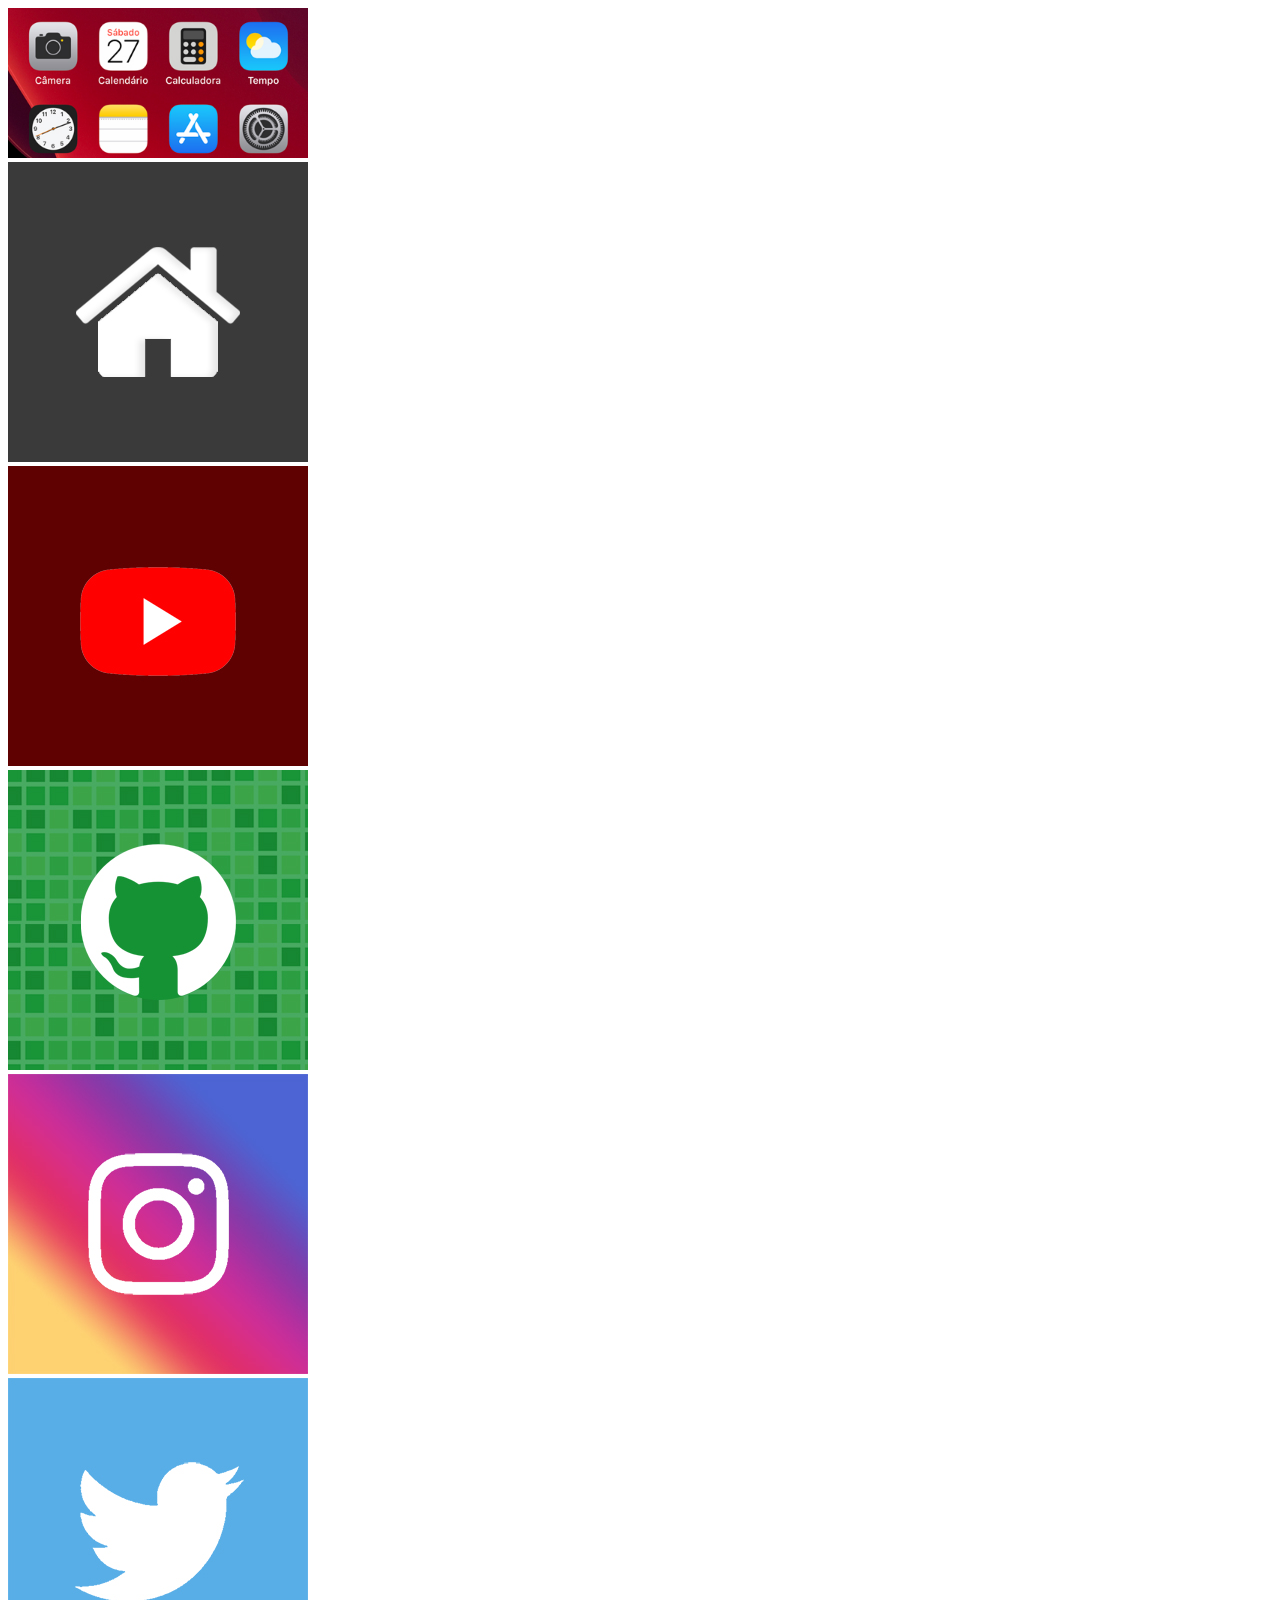
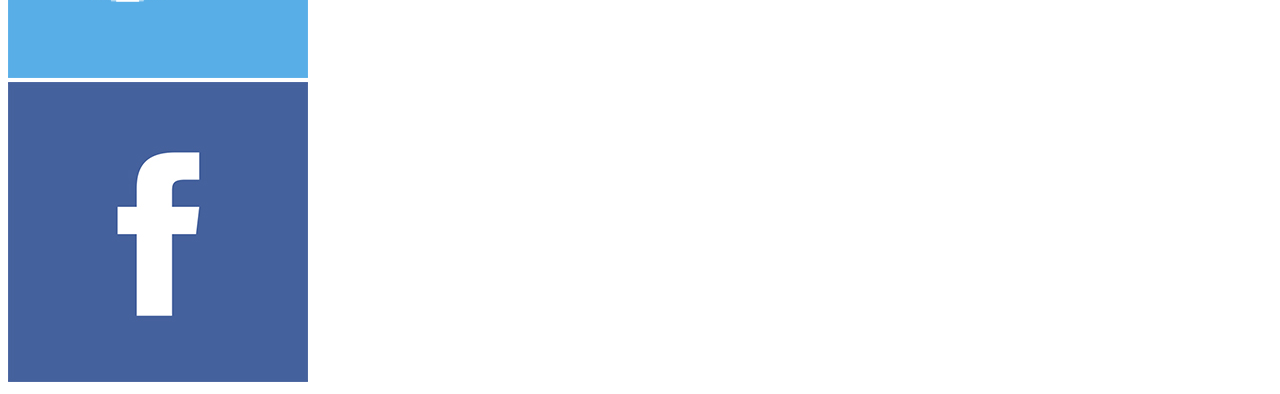
<file: index.html>
<!DOCTYPE html>
<html lang="pt-br">
<head>
    <meta charset="UTF-8">
    <meta name="viewport" content="width=device-width, initial-scale=1.0">
    <title>Projeto Redes Sociais</title>
    <link rel="shortcut icon" href="favicon.png" type="image/x-icon">
    <link rel="stylesheet" href="estilos/style.css">
</head>
<body>
    <main>
        <section id="telefone">
            <iframe src="home.html" nome="tela" id="tela" frameborder="0">
                Seu navegador não é compatível com esse recurso.
            </iframe>
        </section>

        <section id="redes-sociais">
            <a href="home.html" target="tela">
                <img src="imagens/logo-home.jpg" alt="Home">
            </a><br>

            <a href="youtube.html" target="tela">
                <img src="imagens/logo-youtube.jpg" alt="YouTube">
            </a><br>

            <a href="github.html" target="tela">
                <img src="imagens/logo-github.jpg" alt="GitHub">
            </a><br>

            <a href="instagram.html" target="tela">
                <img src="imagens/logo-instagram.jpg" alt="Instagram">
            </a><br>

            <a href="Twitter.html" target="tela">
                <img src="imagens/logo-twitter.jpg" alt="Twiter">
            </a><br>

            <a href="facebook.html" target="tela">
                <img src="imagens/logo-facebook.jpg" alt="Facebook">
            </a>
        </section>
    </main>
</body>
</html>
</file>
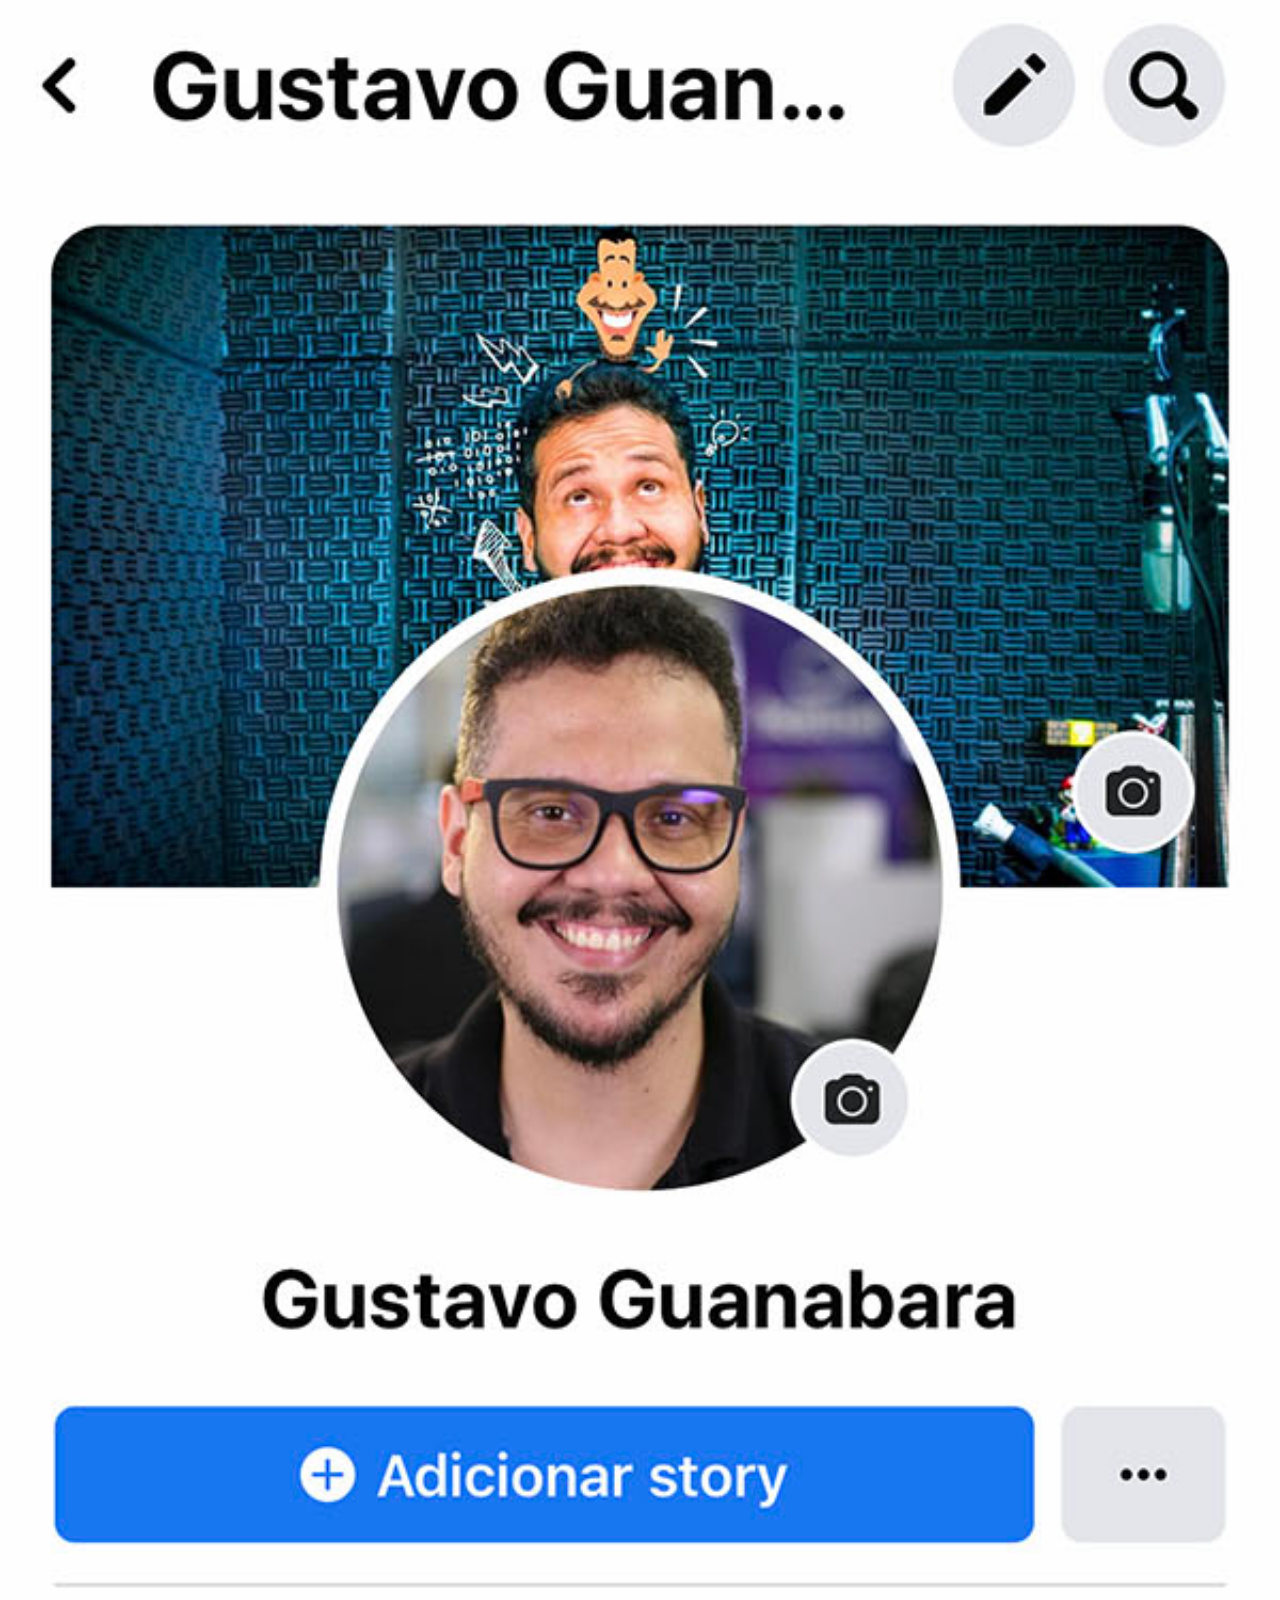
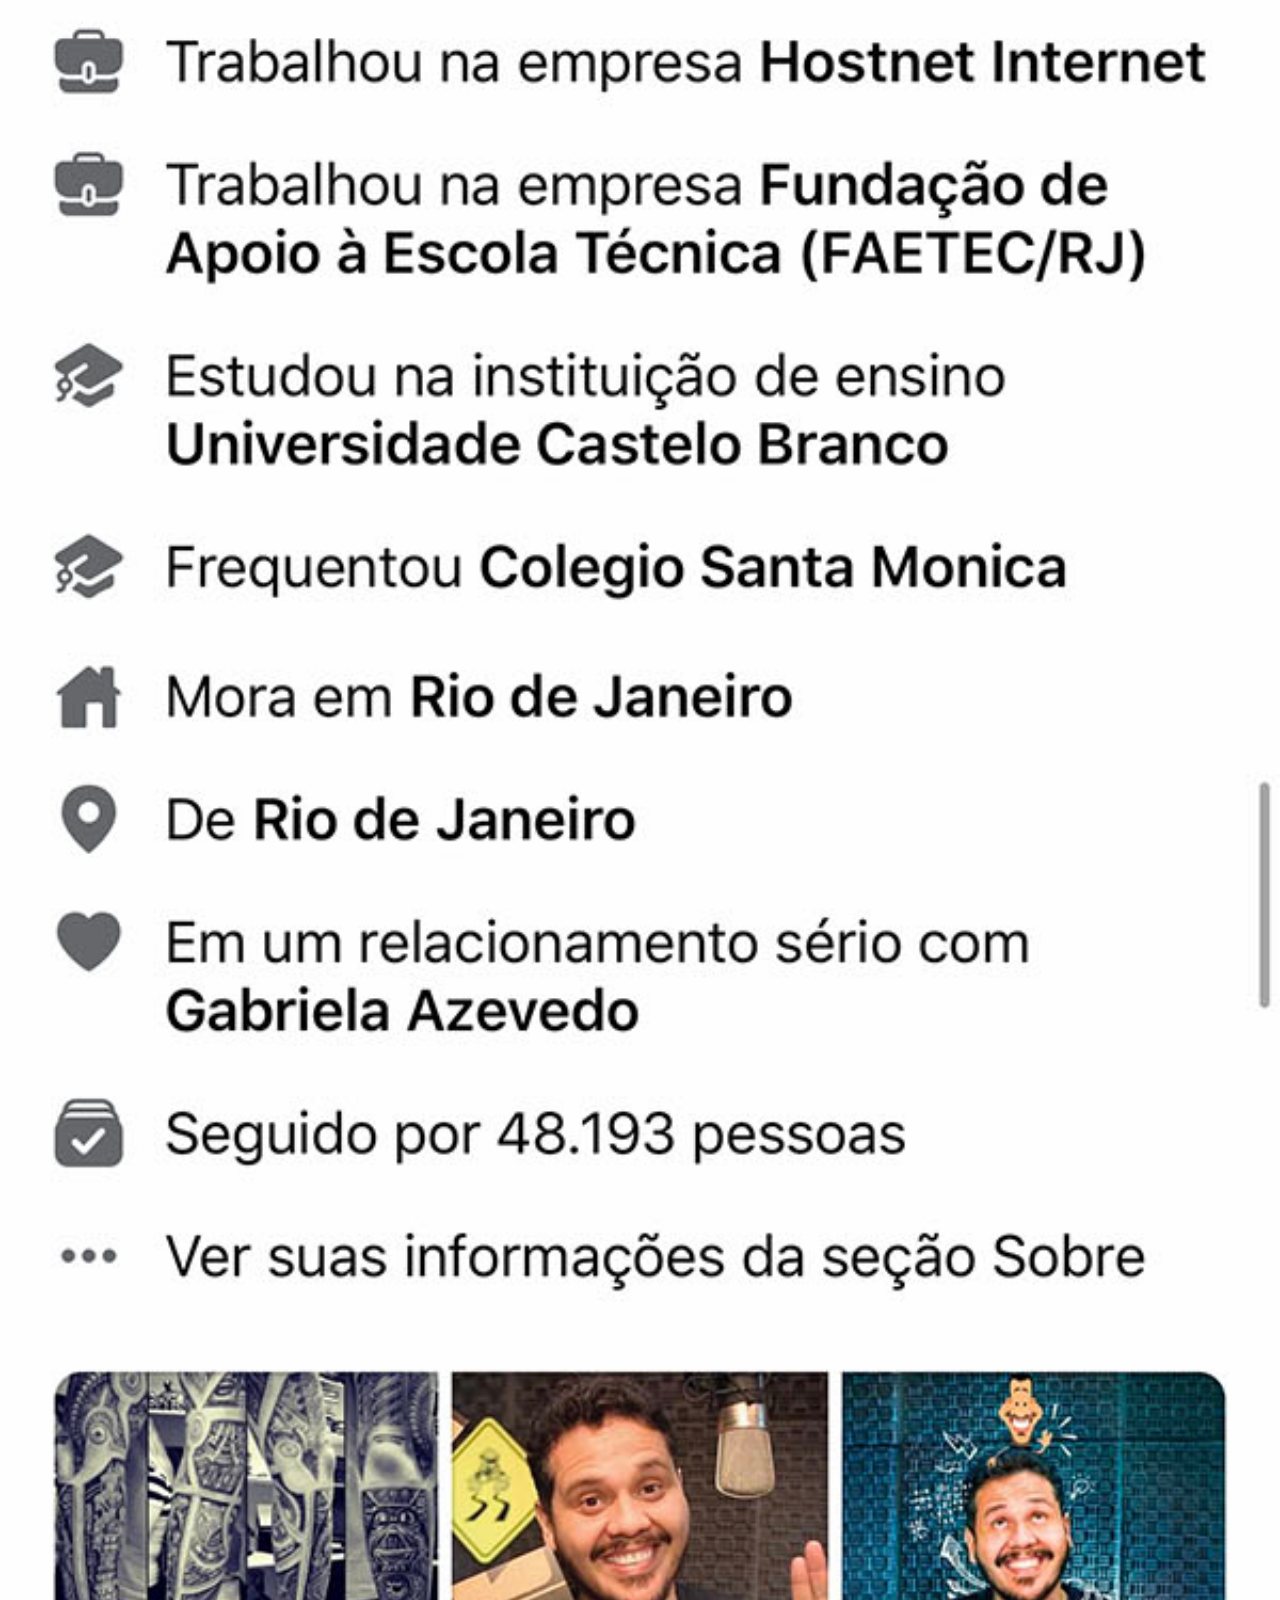
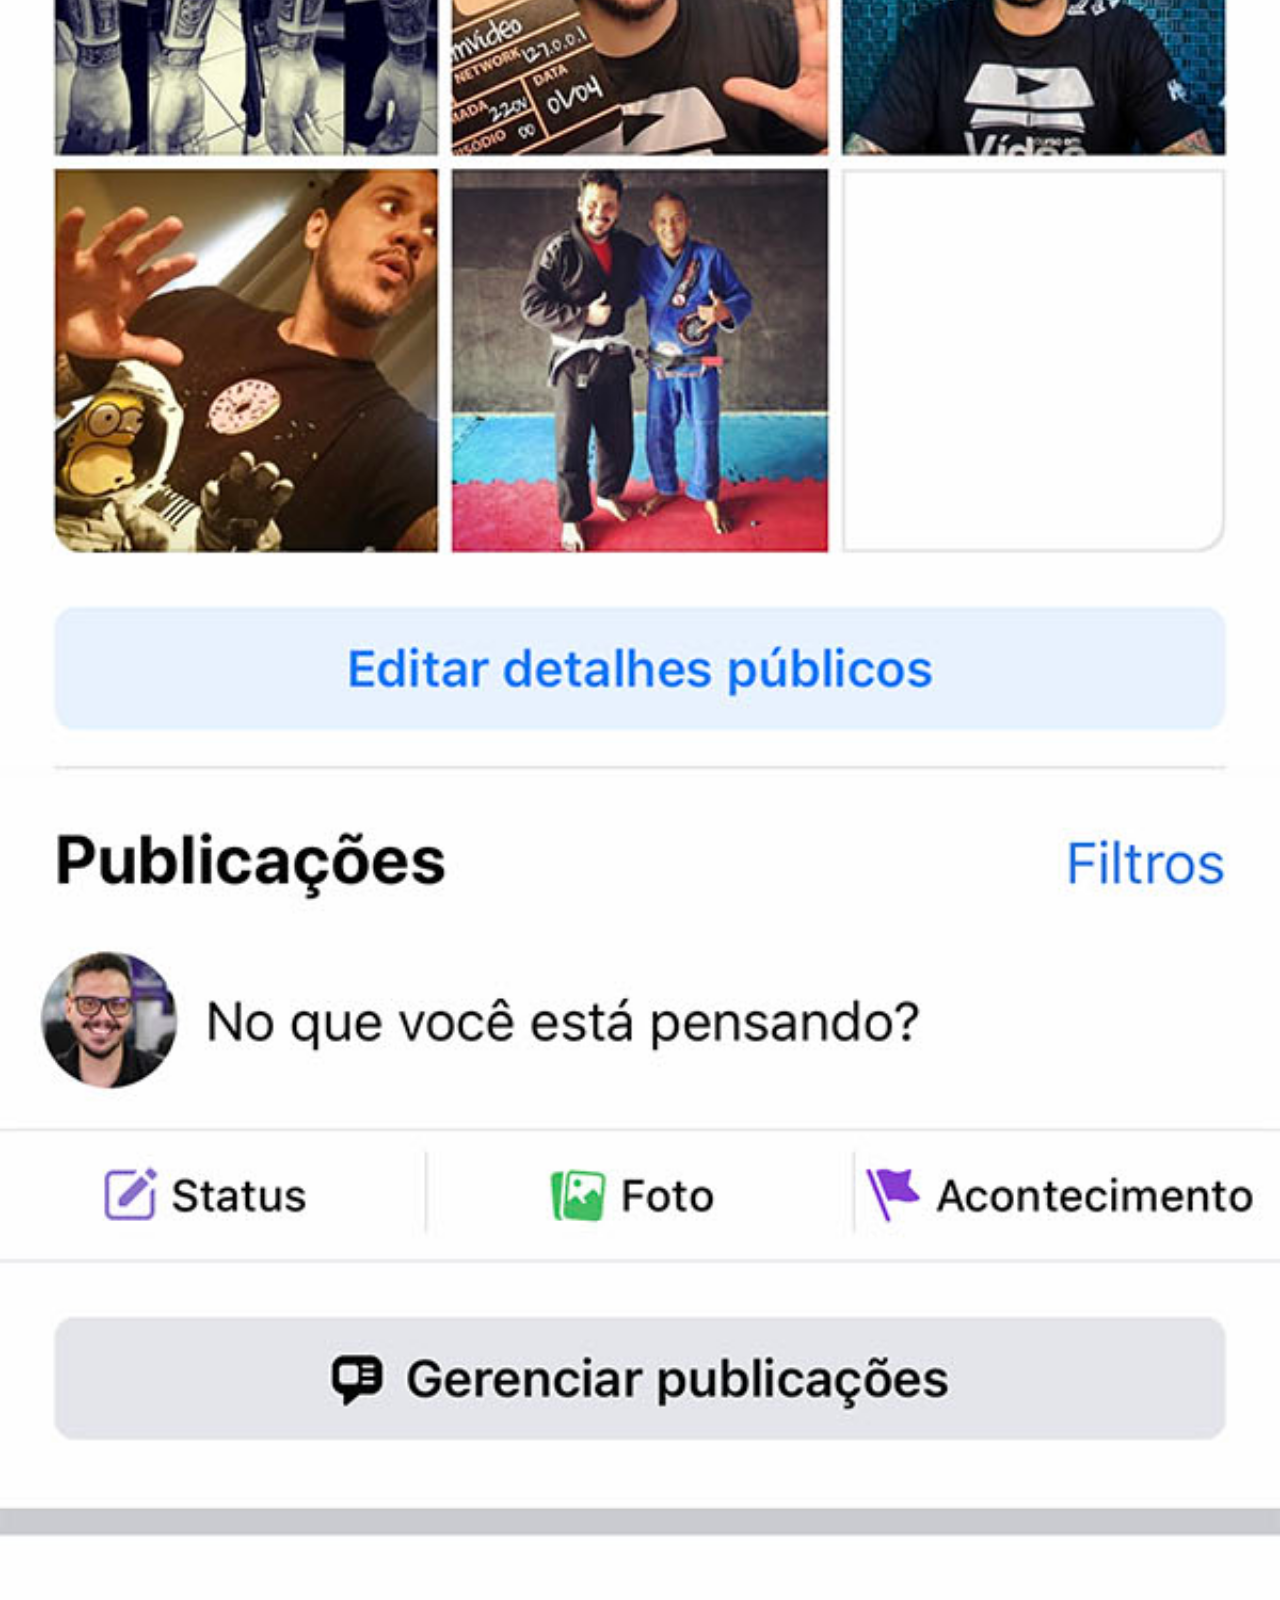
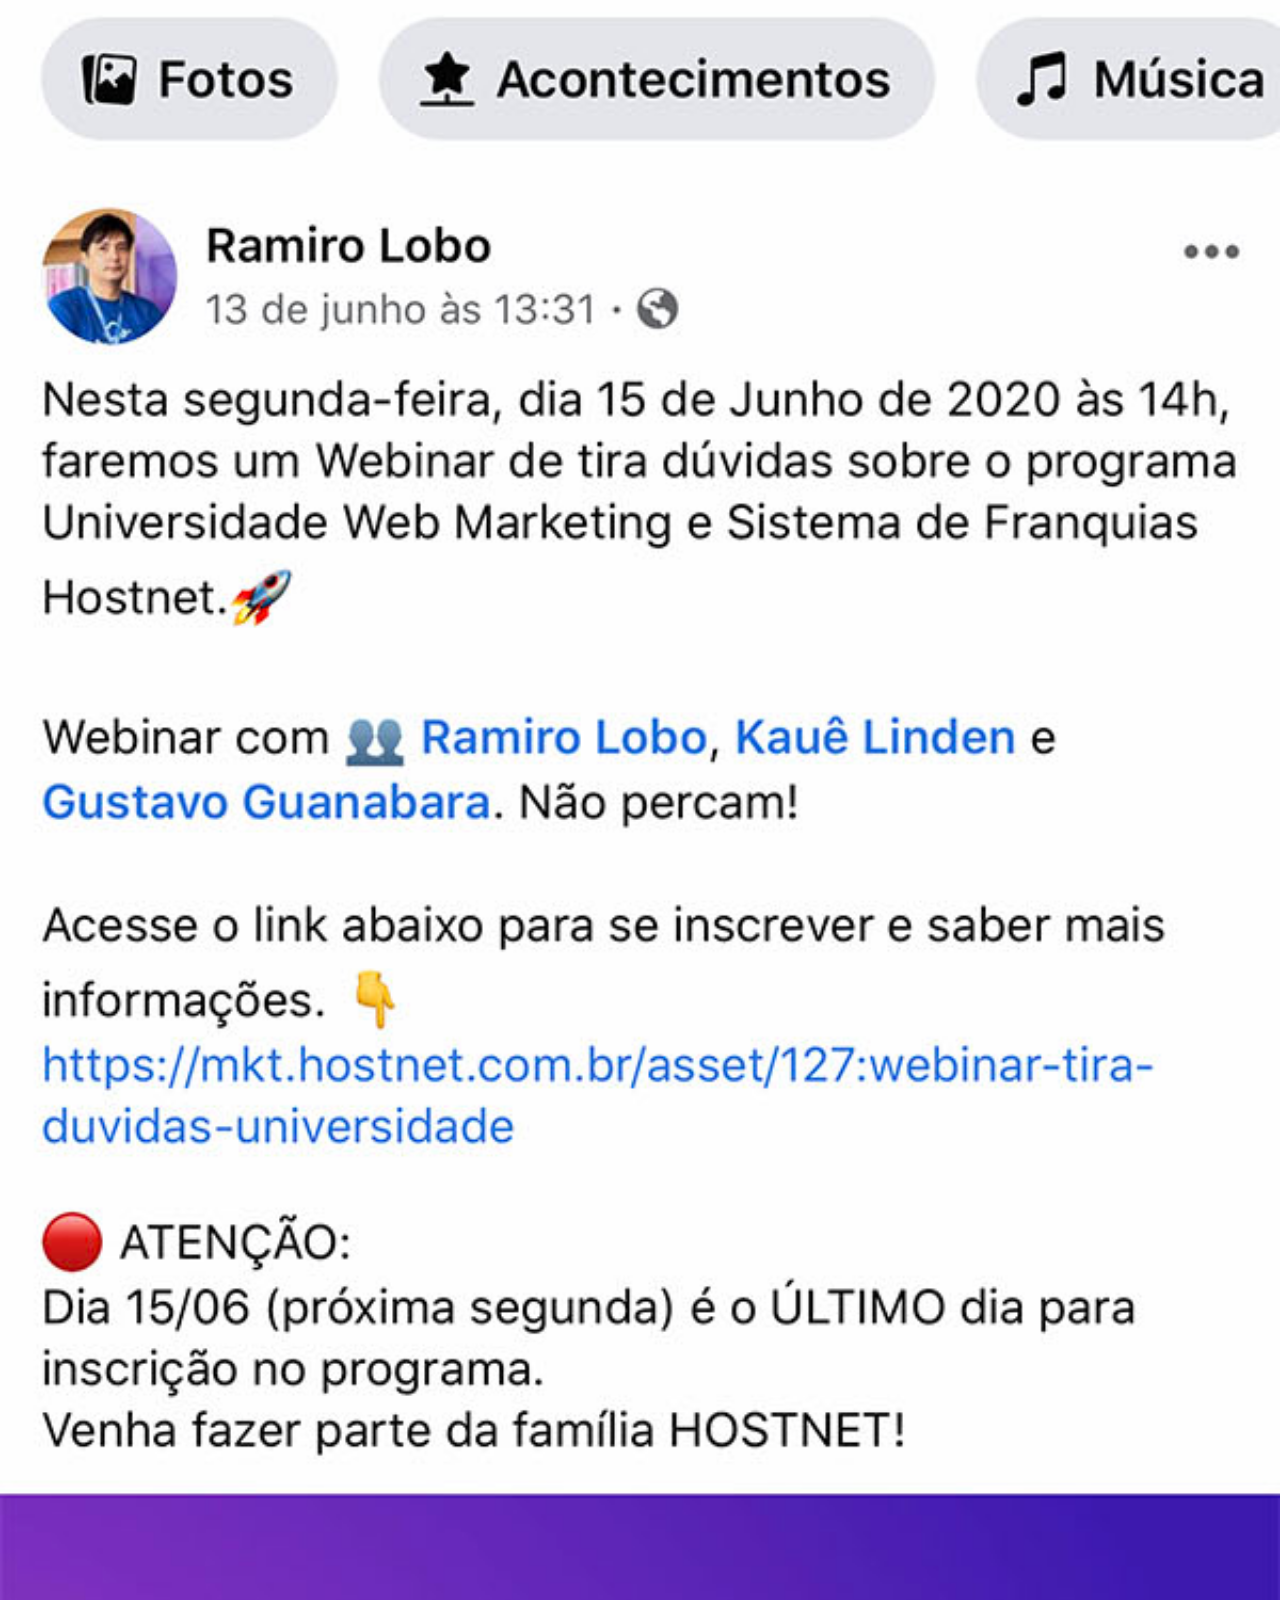
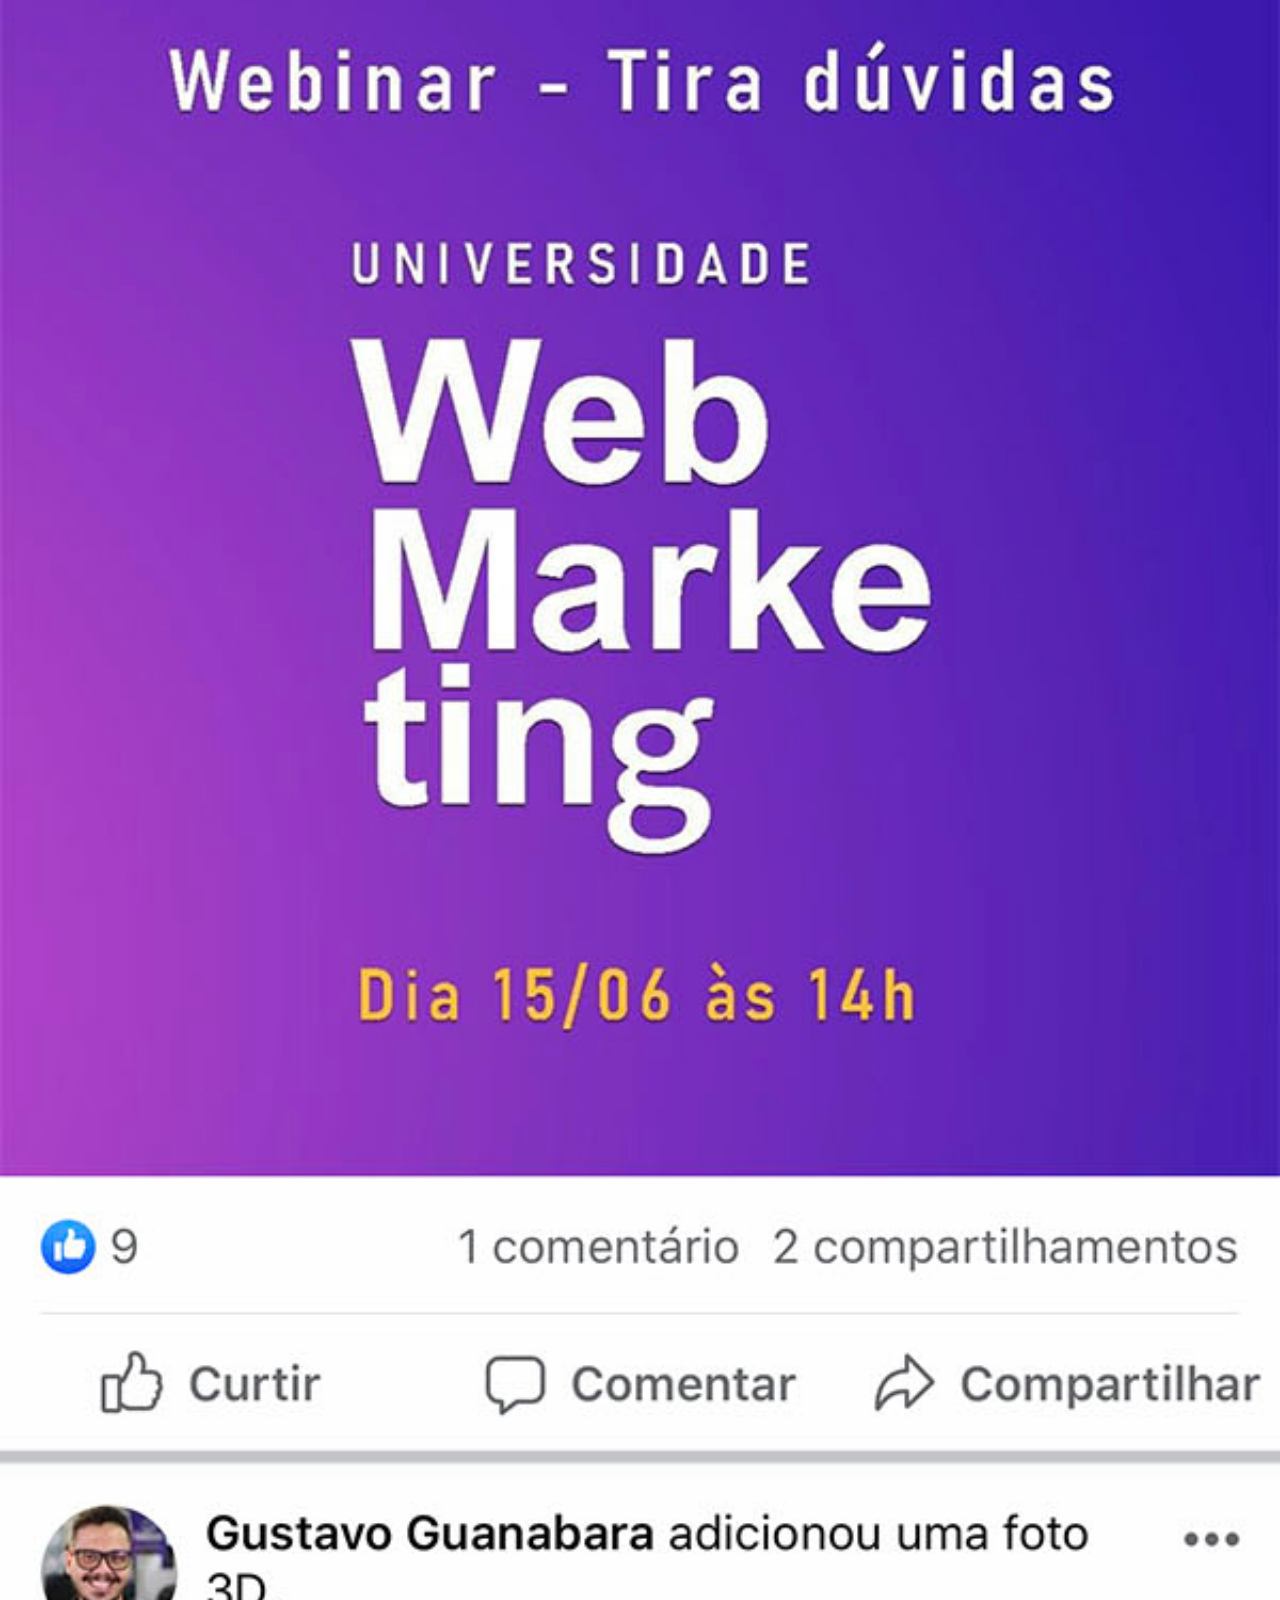
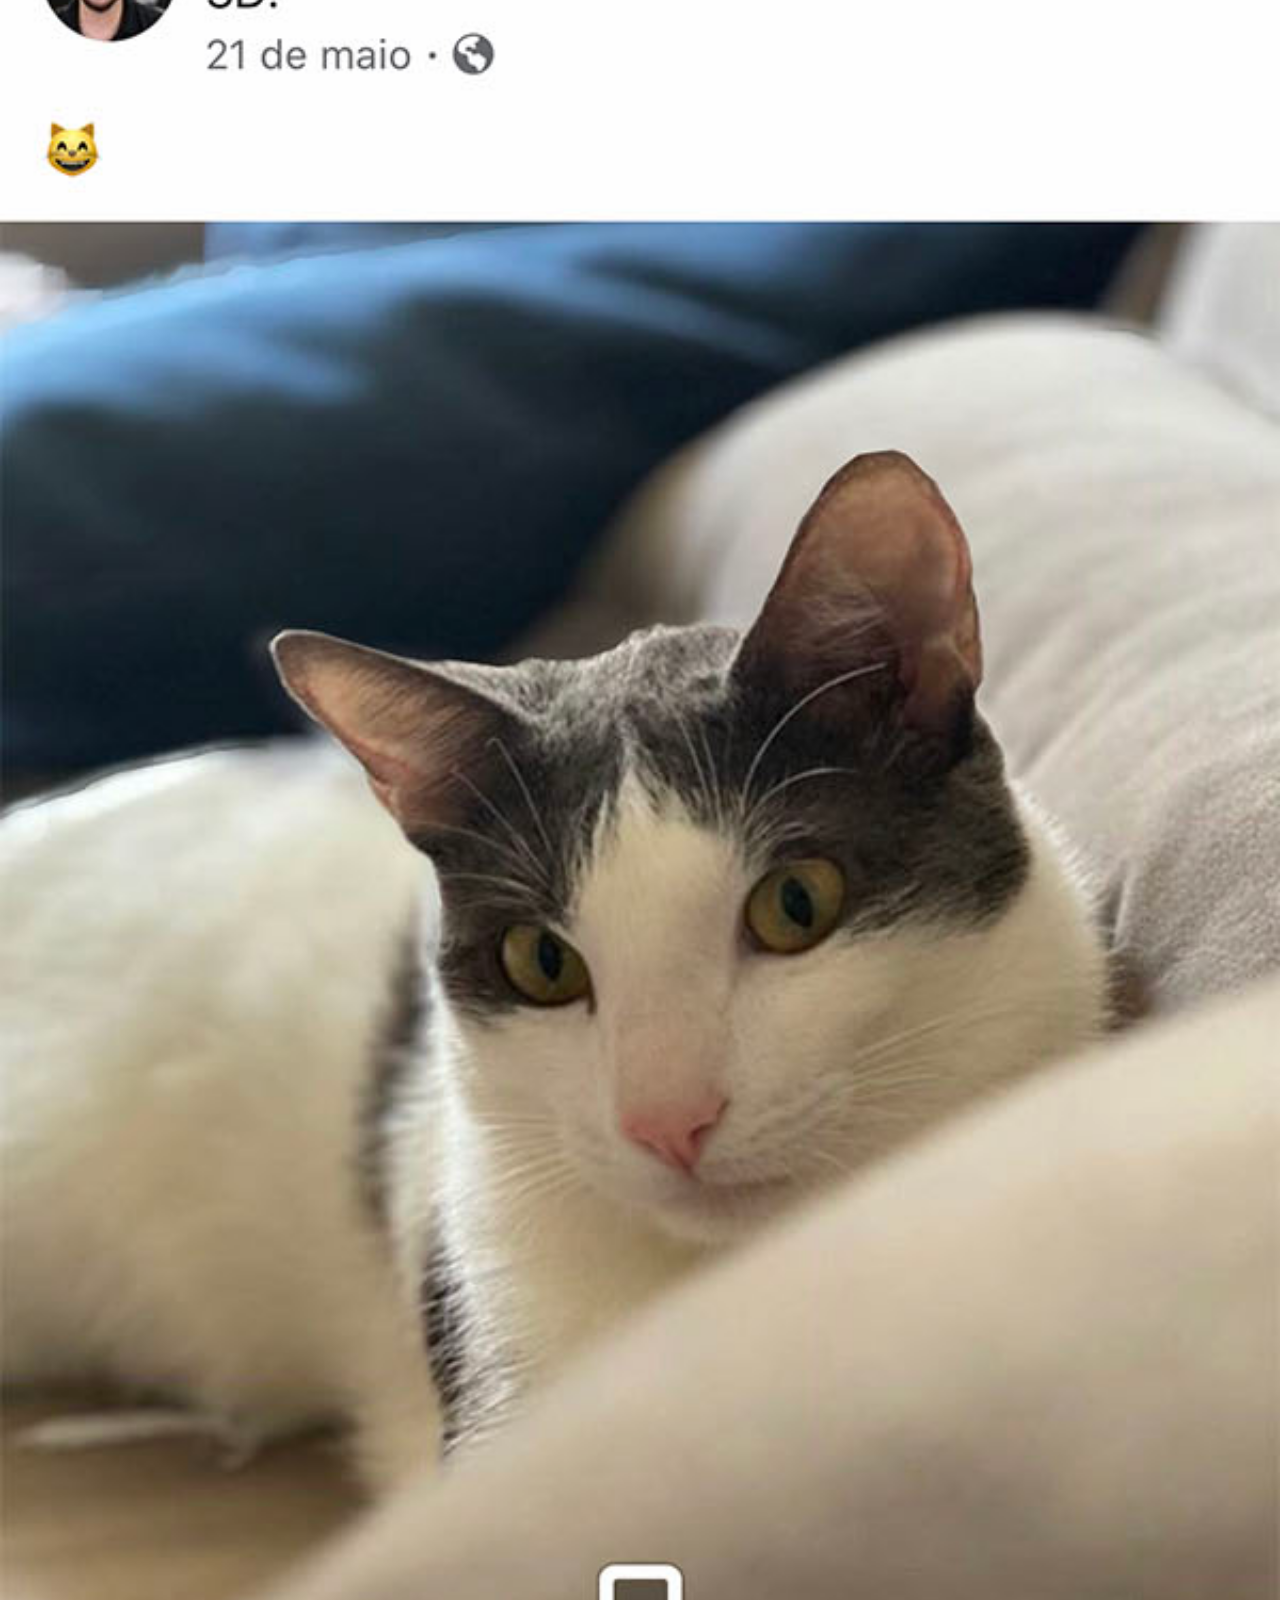
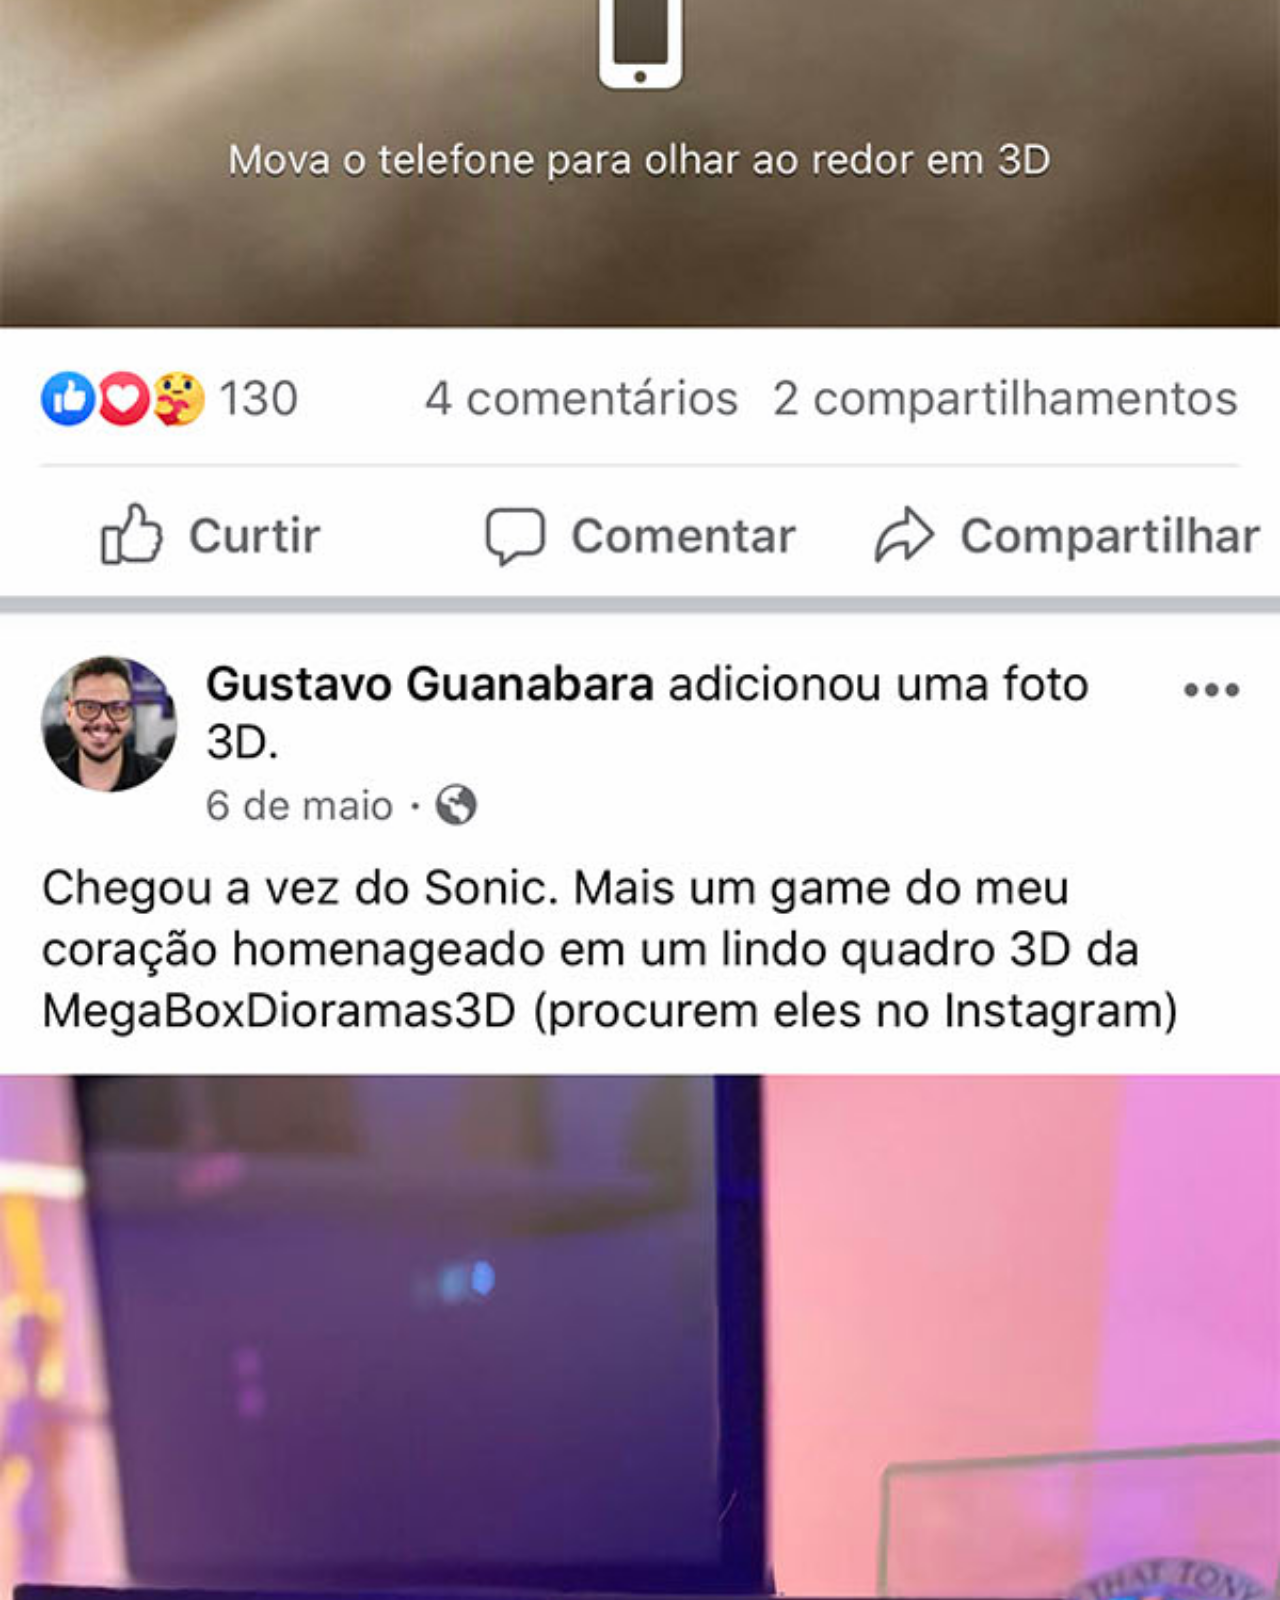
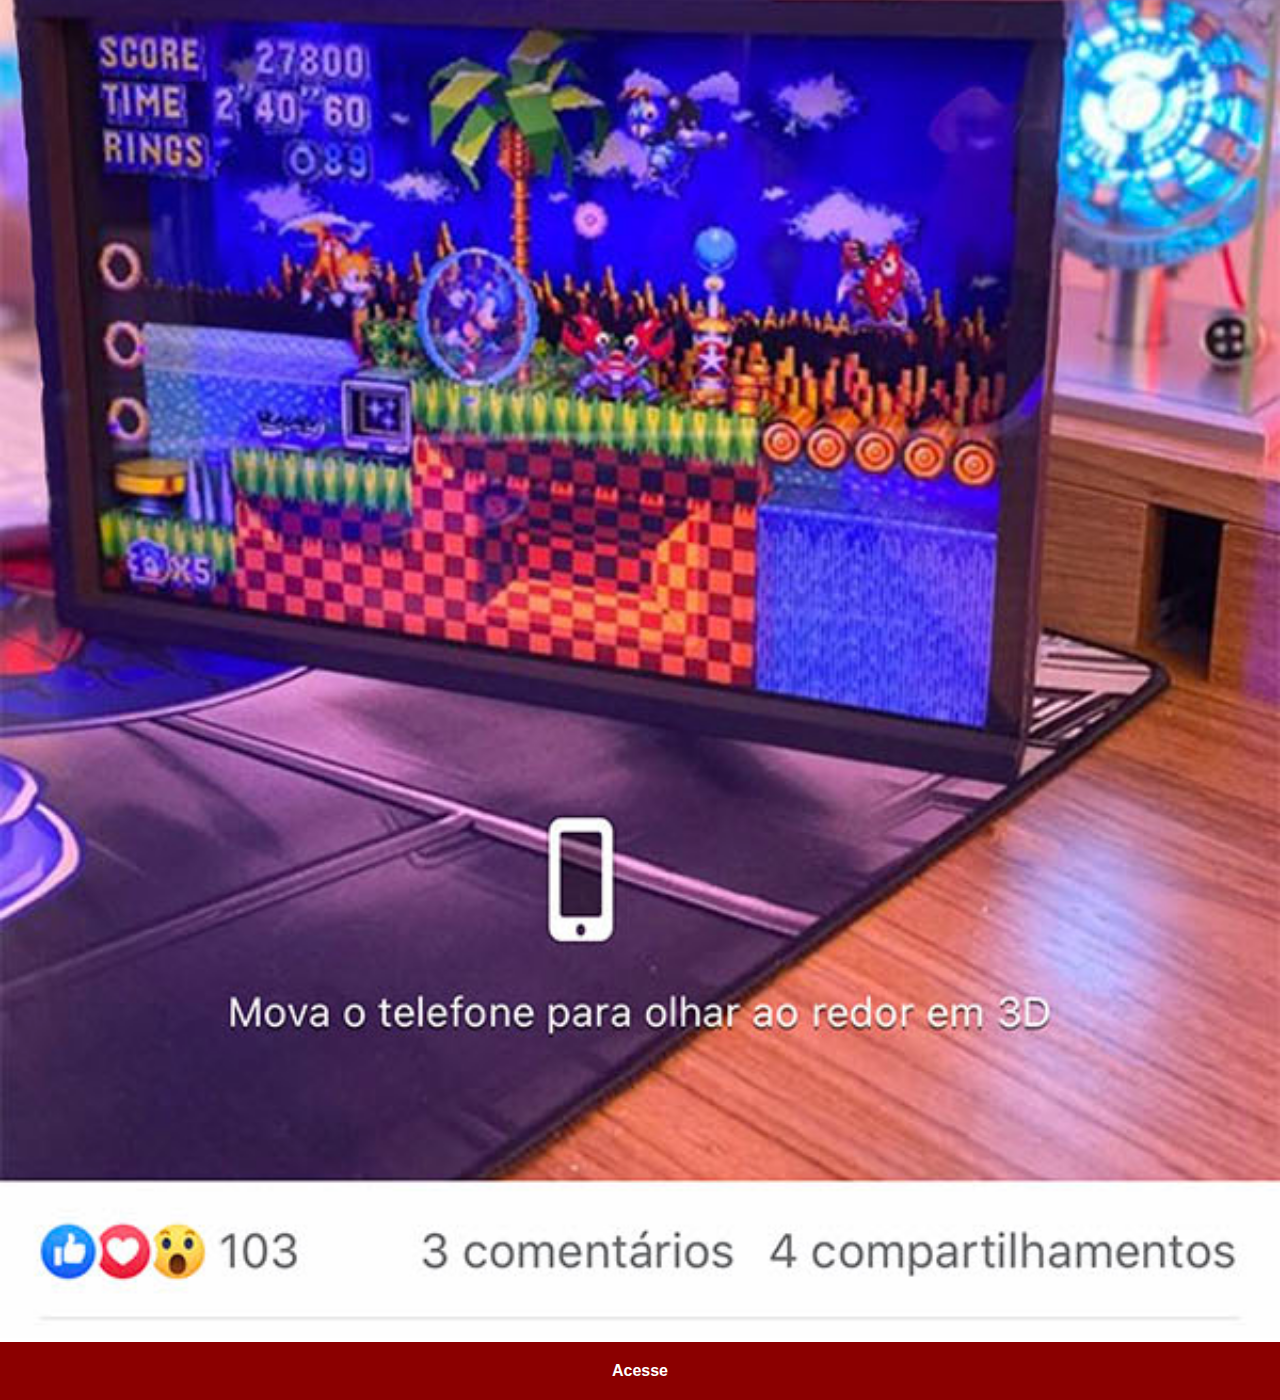
<file: facebook.html>
<!DOCTYPE html>
<html lang="pt-br">
<head>
    <meta charset="UTF-8">
    <meta name="viewport" content="width=device-width, initial-scale=1.0">
    <title>Facebook</title>
    <link rel="stylesheet" href="estilos/social.css">
</head>
<body>
    <img src="imagens/tela-facebook.jpg" alt="Facebook">
    <a href="https://www.facebook.com/gustavoguanabara" target="_blank">Acesse</a>
</body>
</html>
</file>
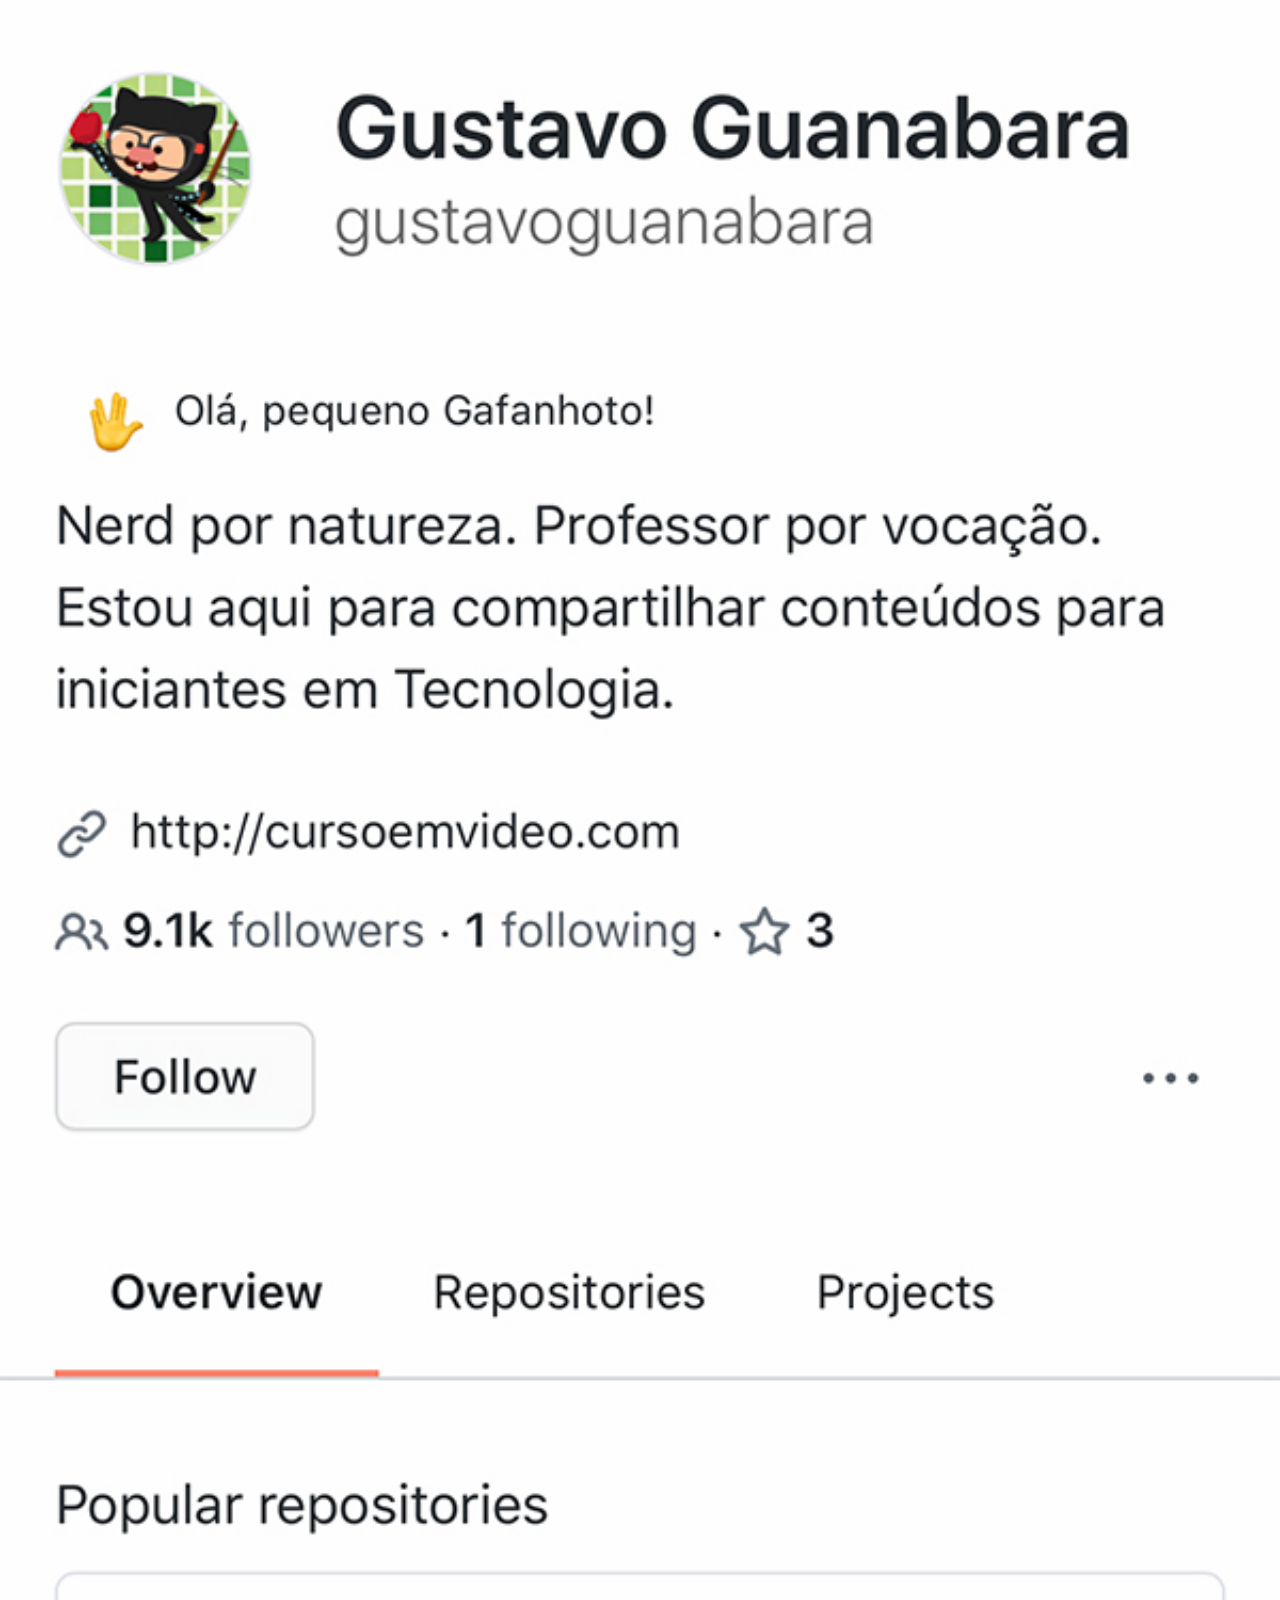
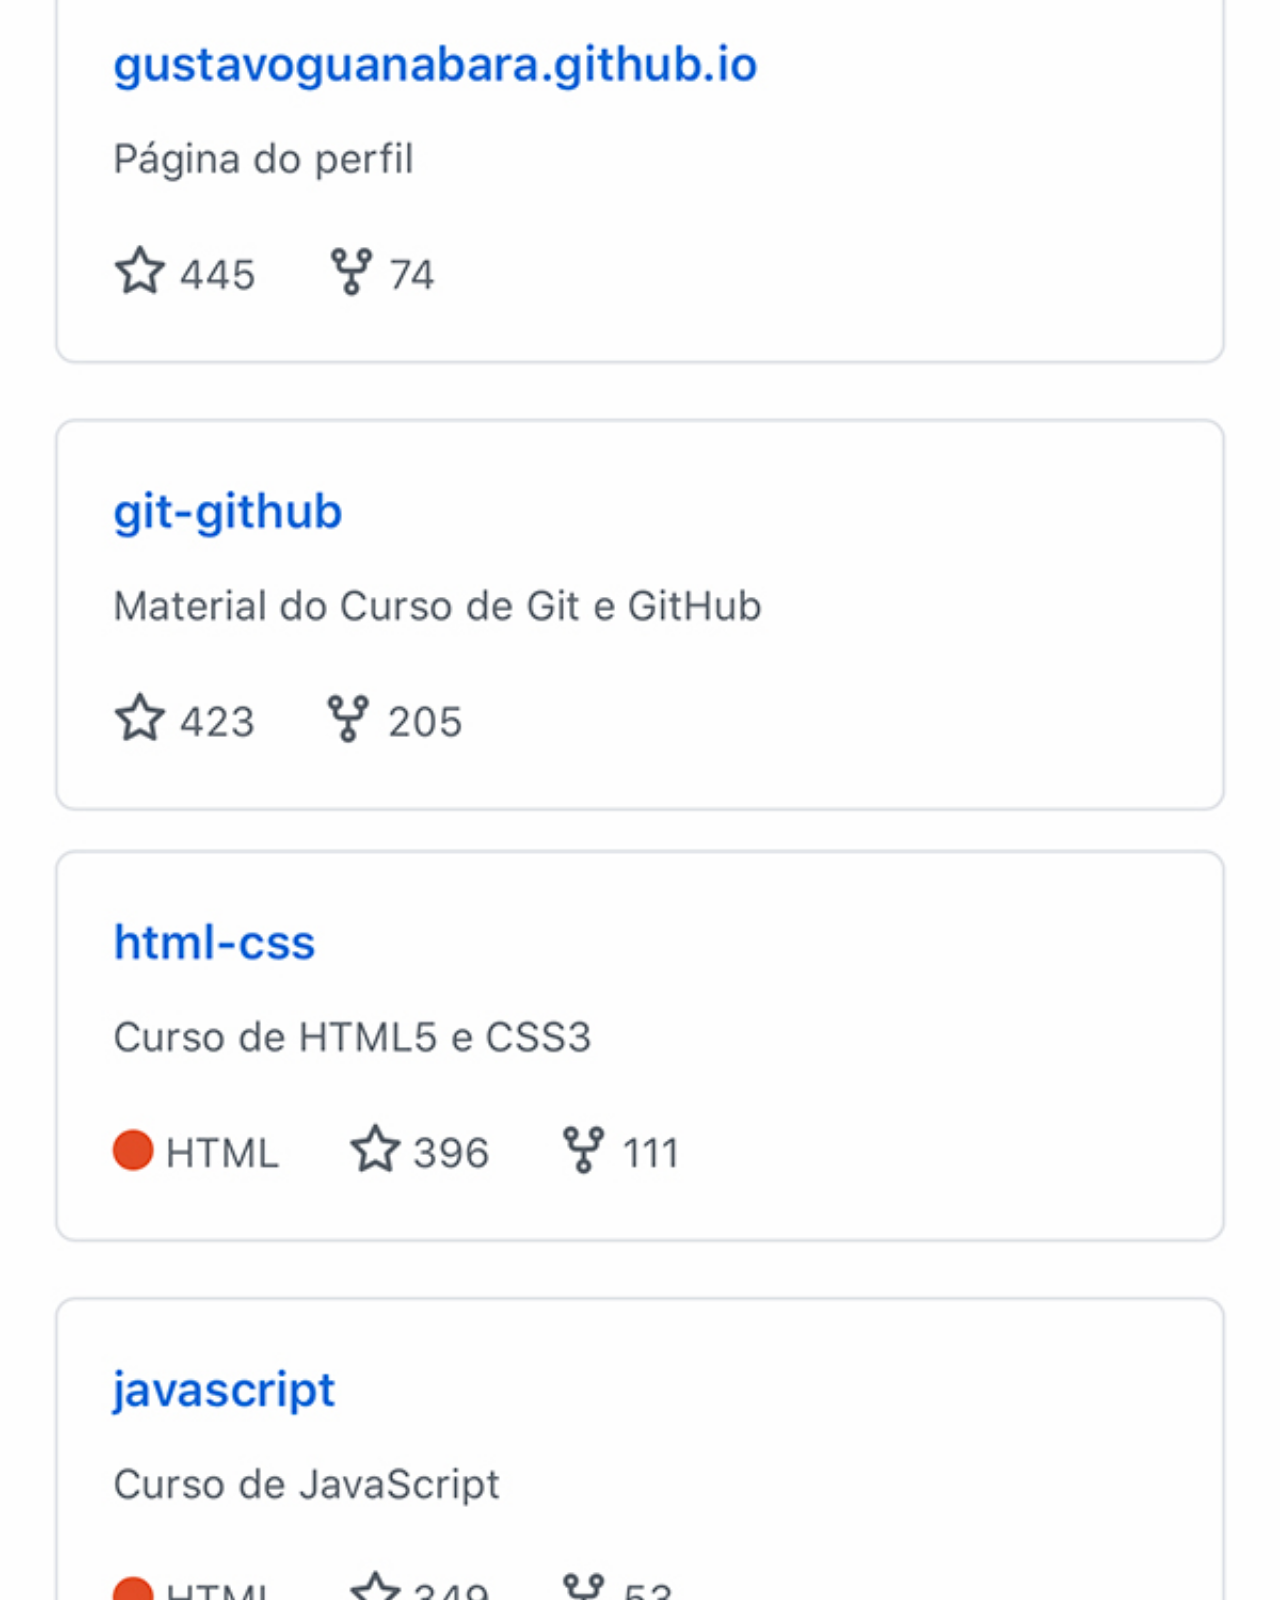
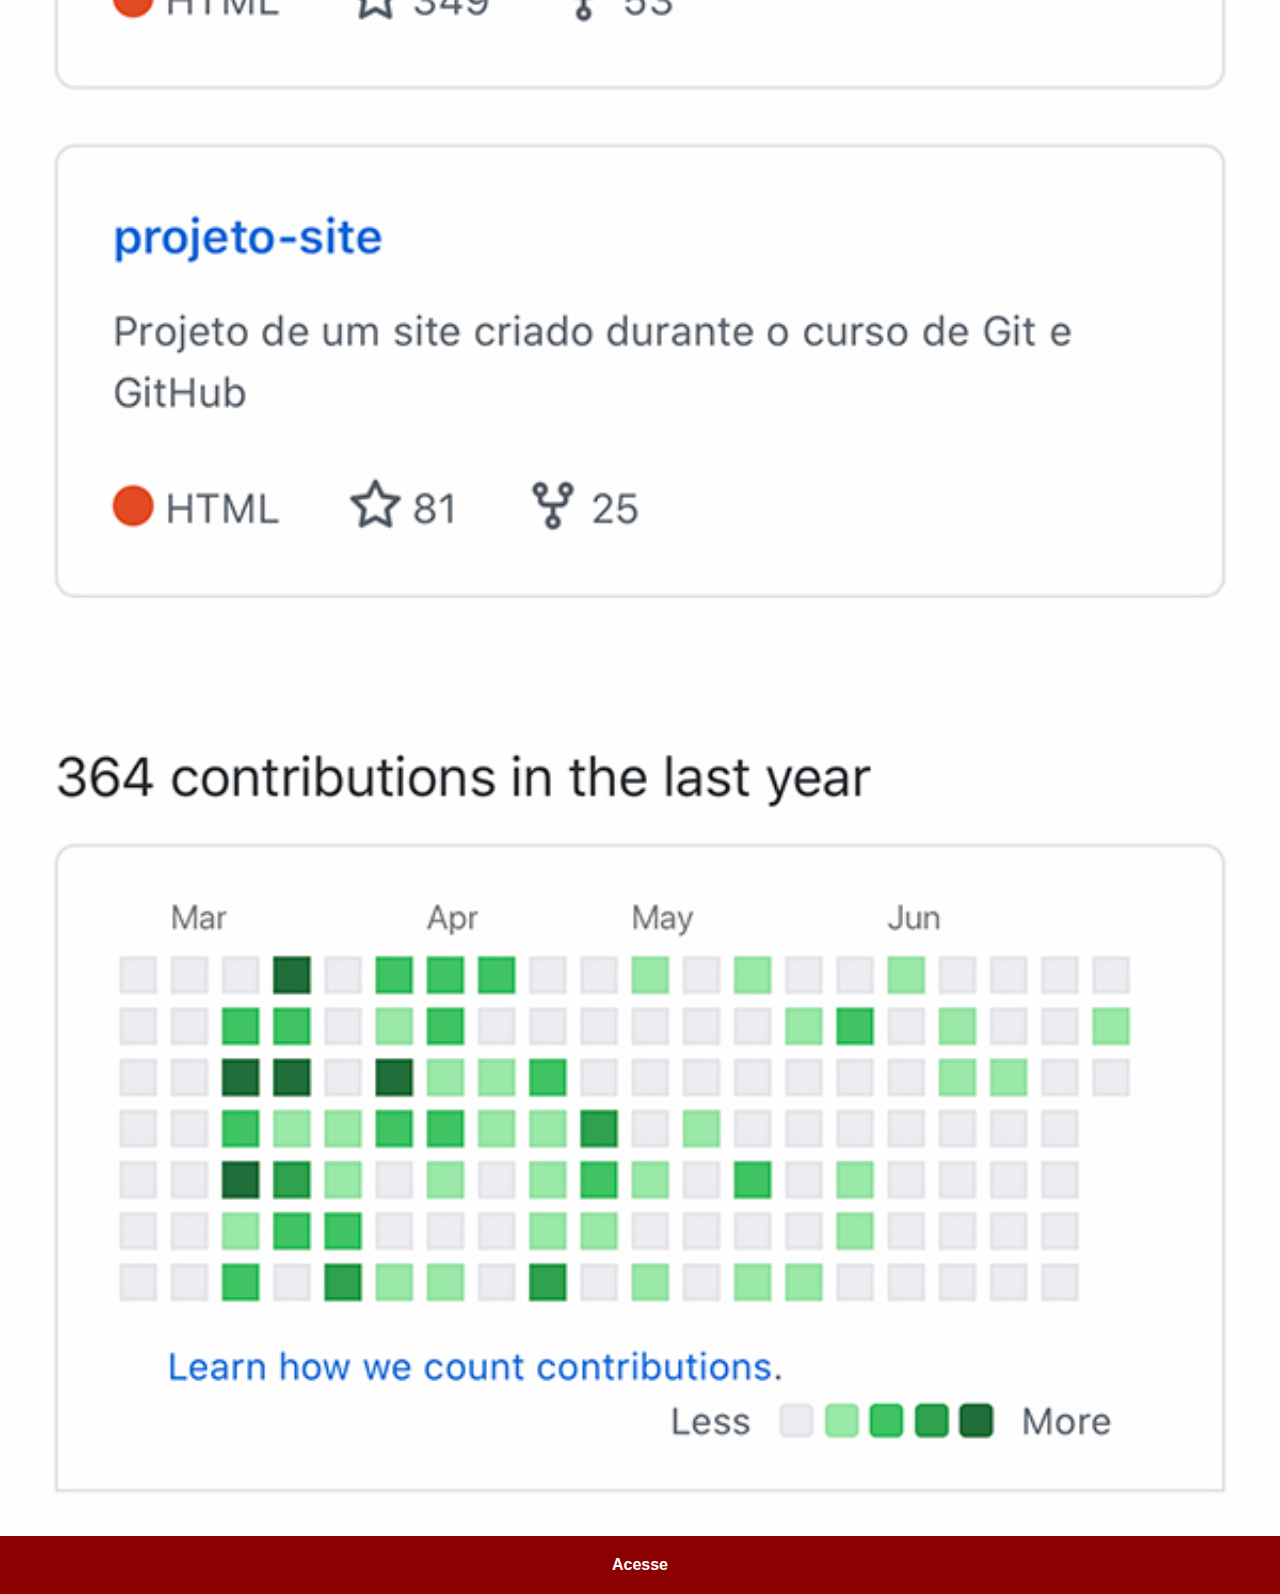
<file: github.html>
<!DOCTYPE html>
<html lang="pt-br">
<head>
    <meta charset="UTF-8">
    <meta name="viewport" content="width=device-width, initial-scale=1.0">
    <title>GitHub</title>
    <link rel="stylesheet" href="estilos/social.css">
</head>
<body>
    <img src="imagens/tela-github.jpg" alt="GitHub">
    <a href="https://github.com/gustavoguanabara" target="_blank">Acesse</a>
</body>
</html>
</file>
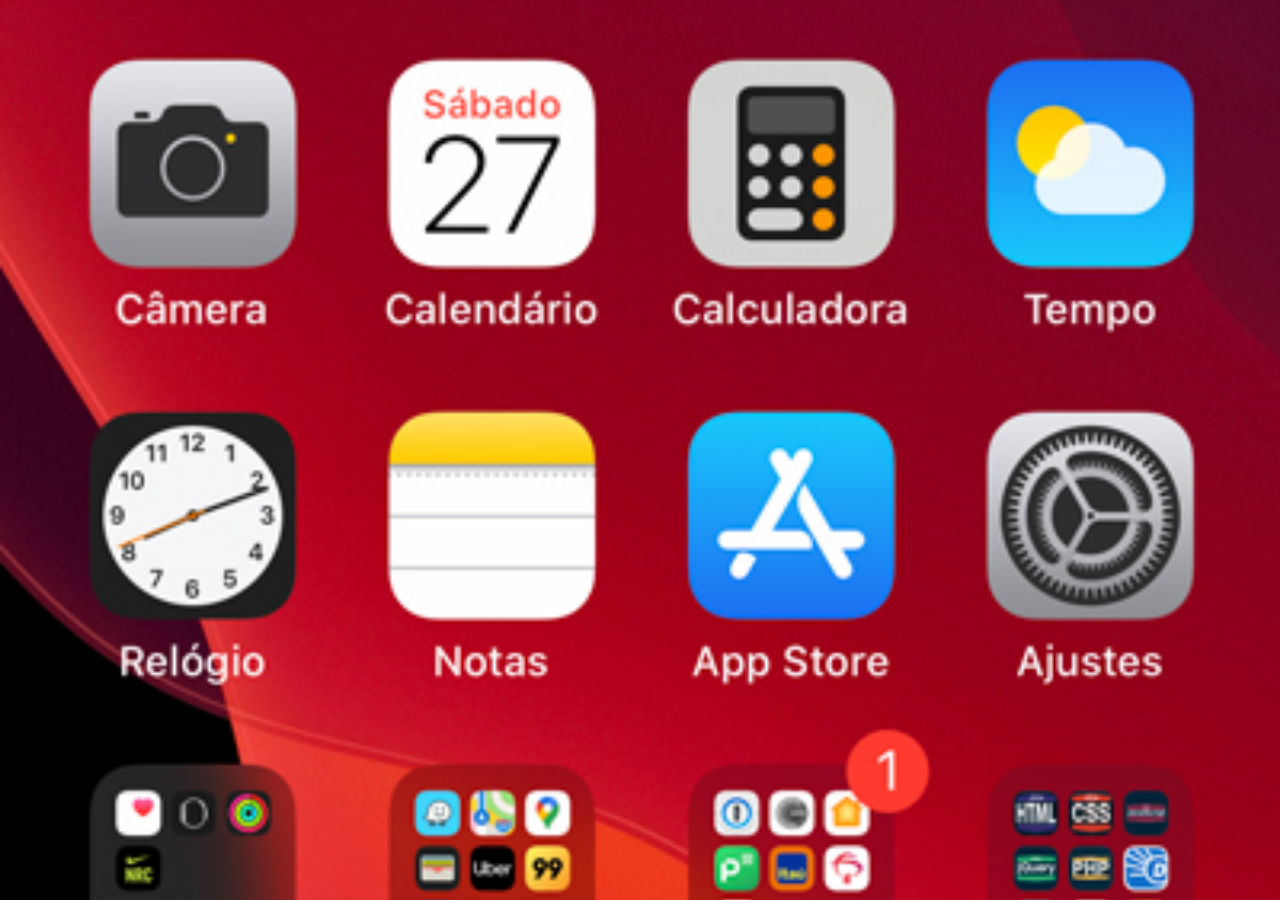
<file: home.html>
<!DOCTYPE html>
<html lang="pt-br">

<head>
    <meta charset="UTF-8">
    <meta name="viewport" content="width=device-width, initial-scale=1.0">
    <title>Home</title>
    <style>
        * {
            margin: 0px;
            padding: 0px;
        }

        body {
            width: 100vw;
            height: 100vh;
            background: black url('imagens/tela-home.jpg') no-repeat top center;
            background-size:cover;
        }
    </style>
</head>

<body>

</body>

</html>
</file>
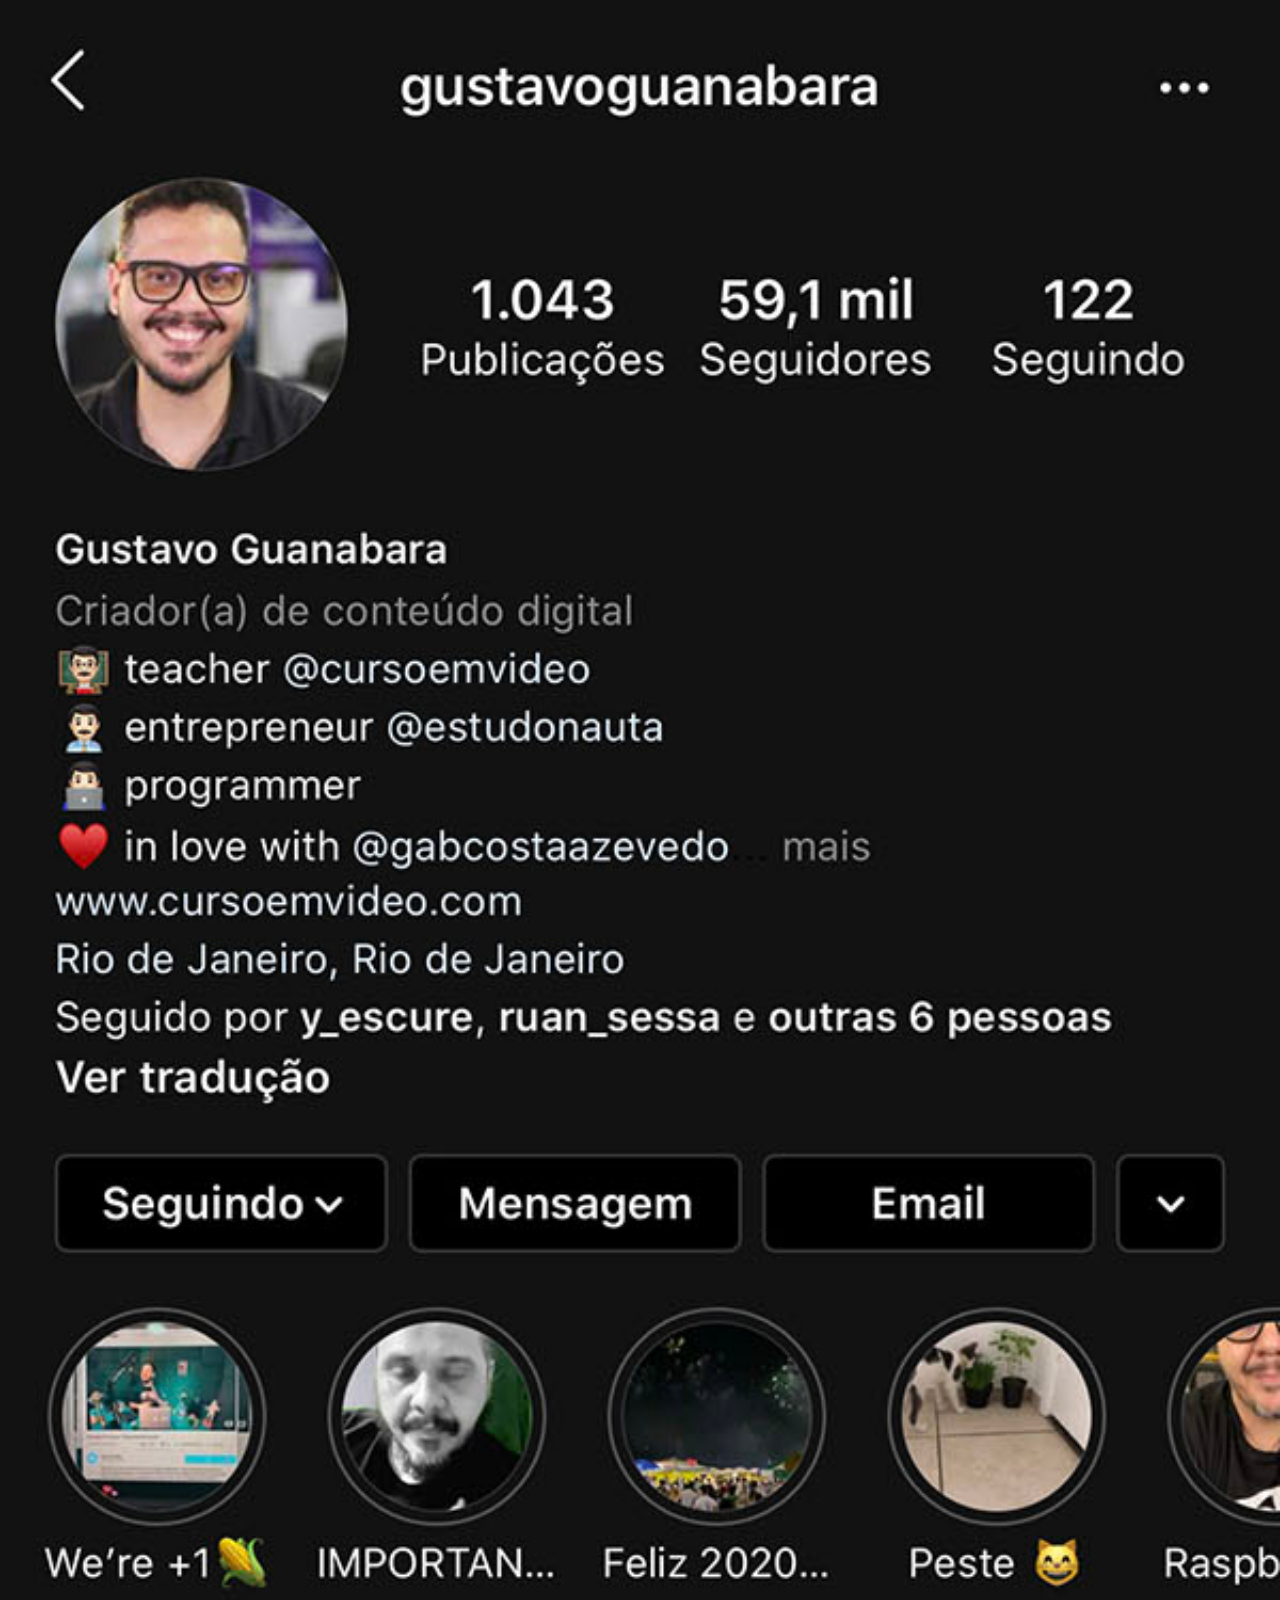
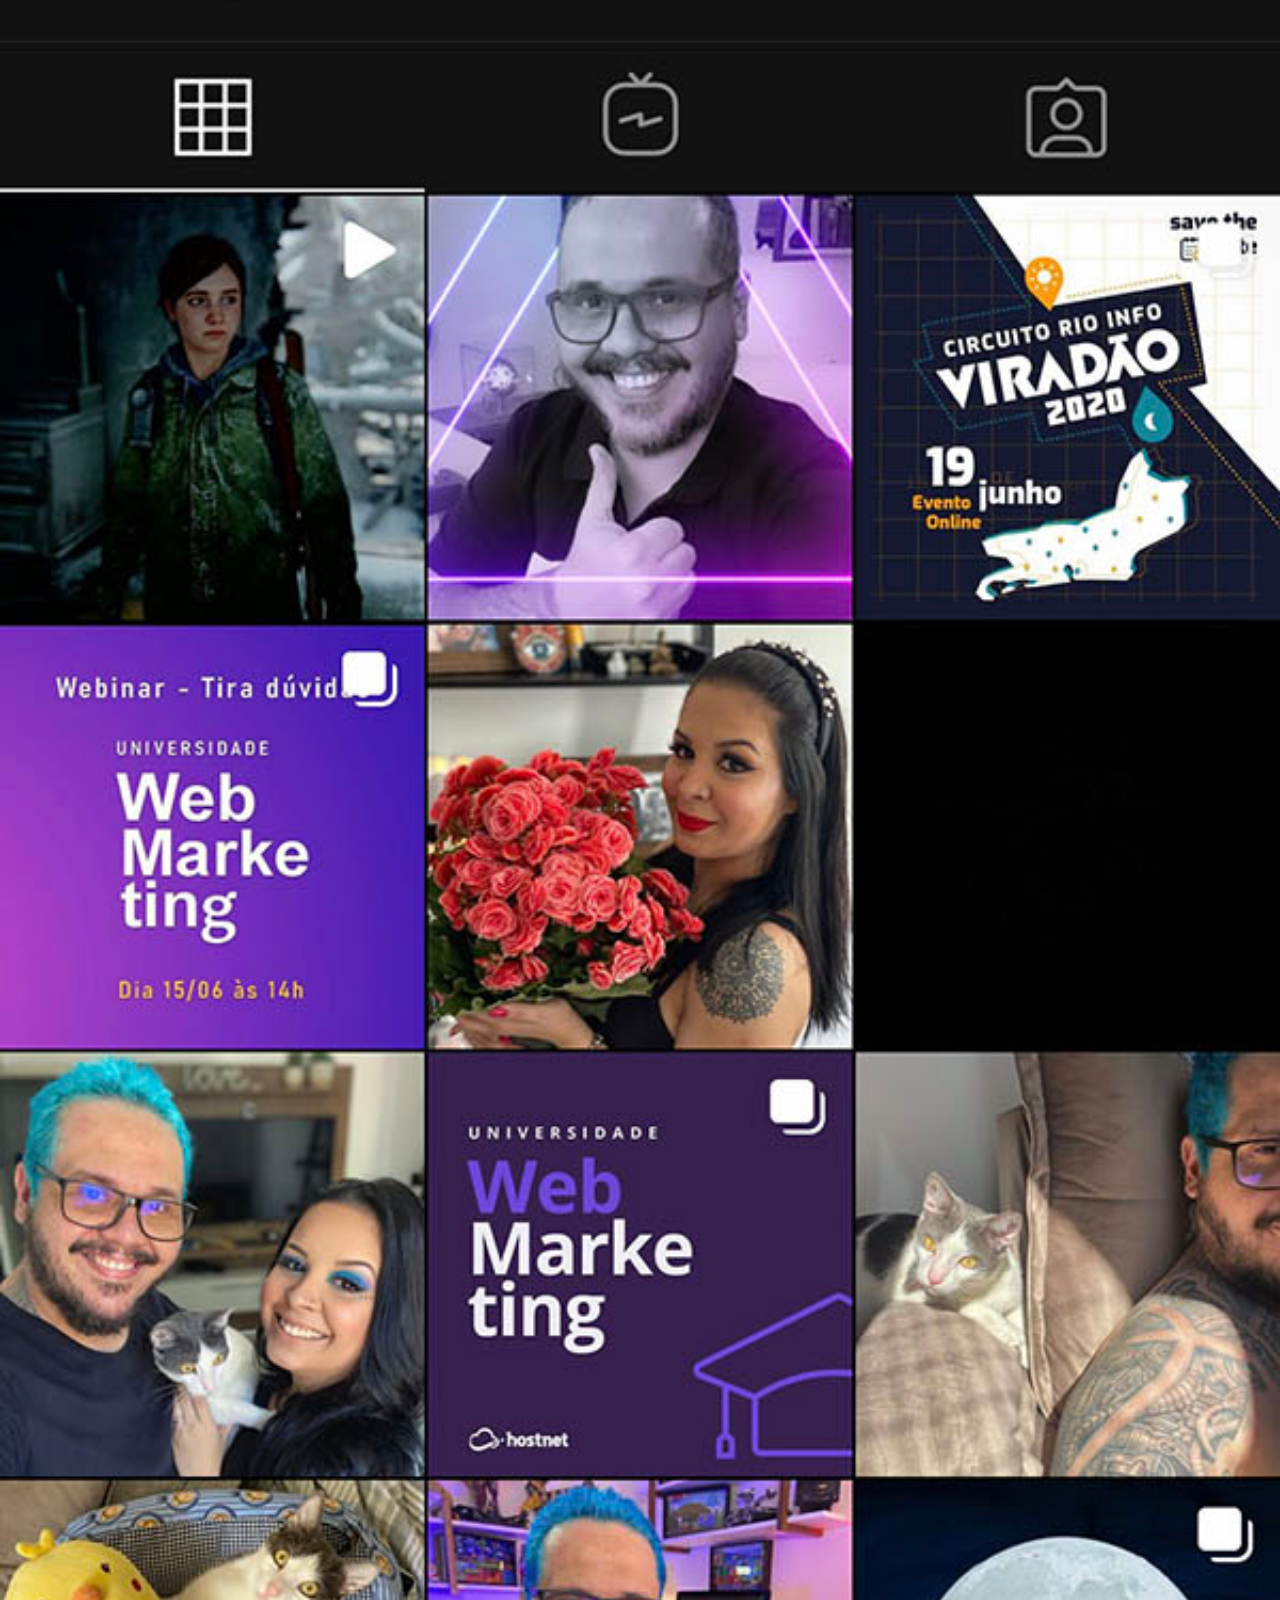
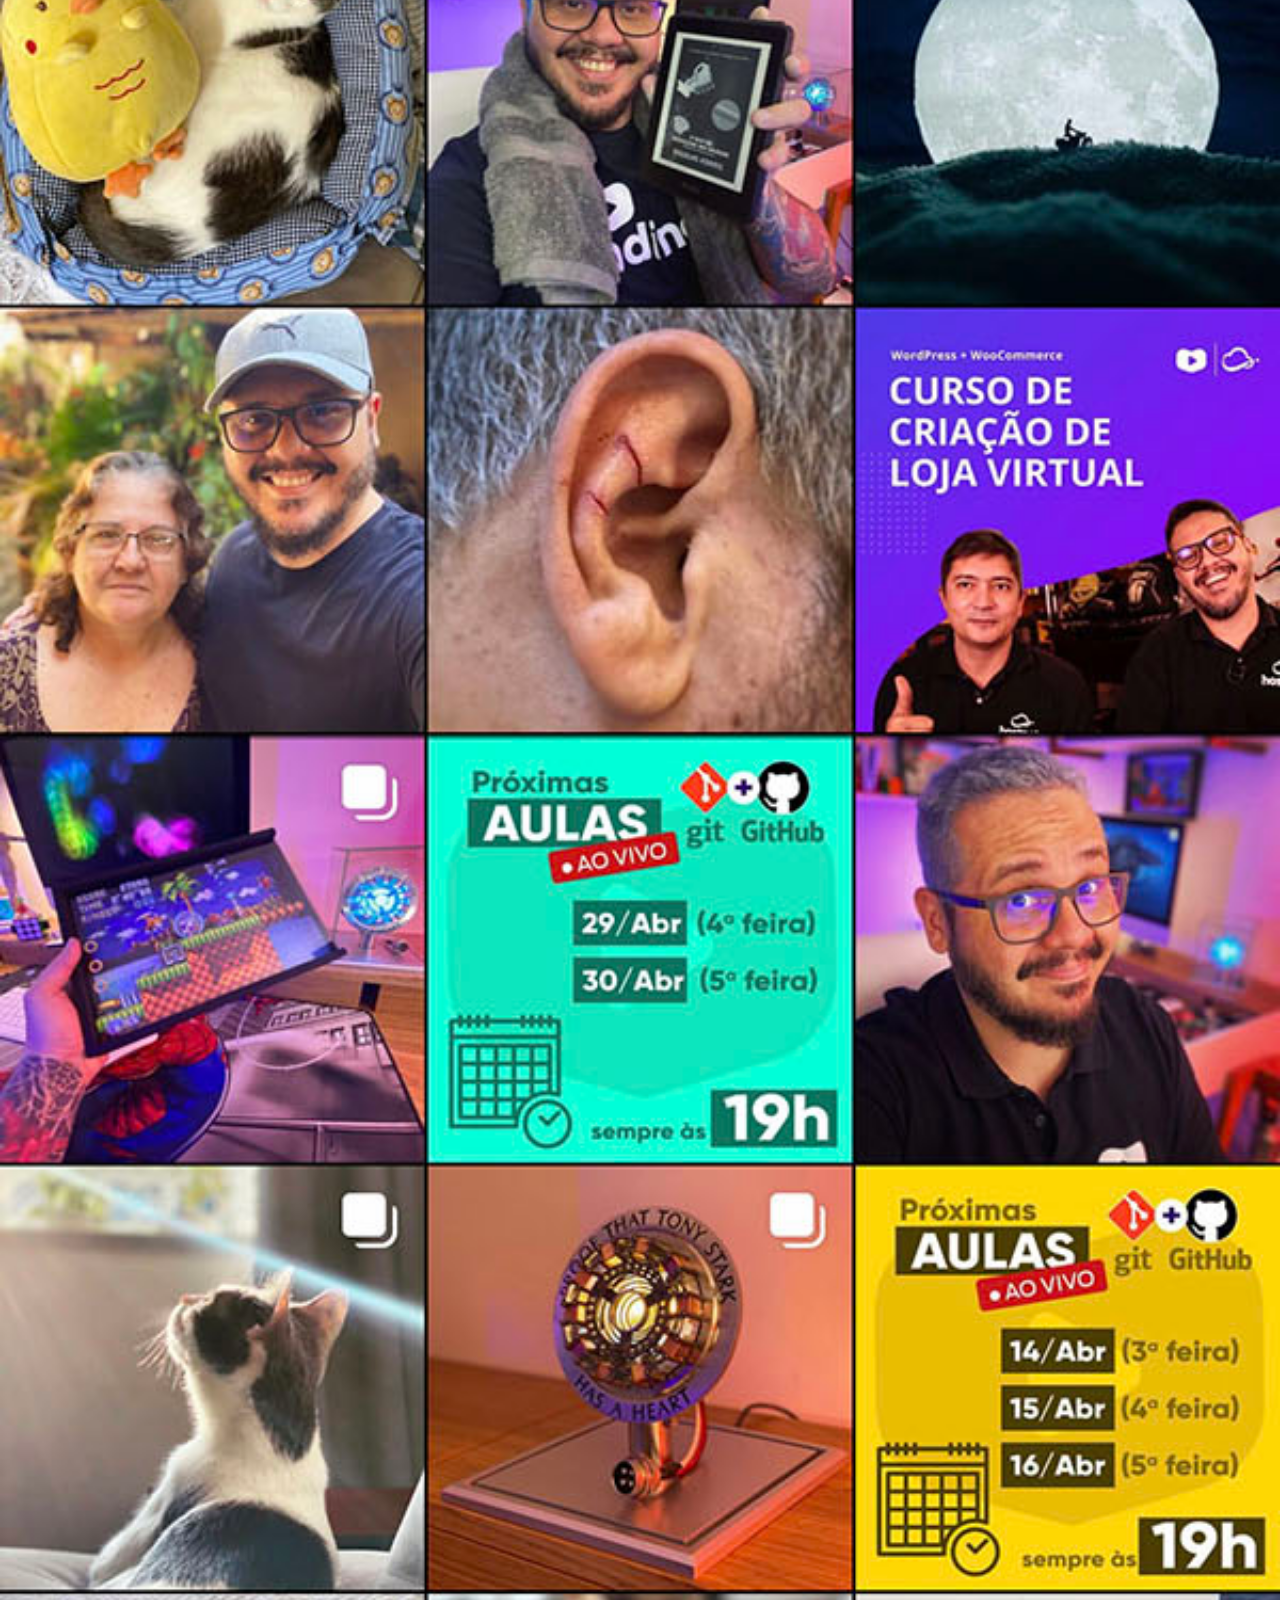
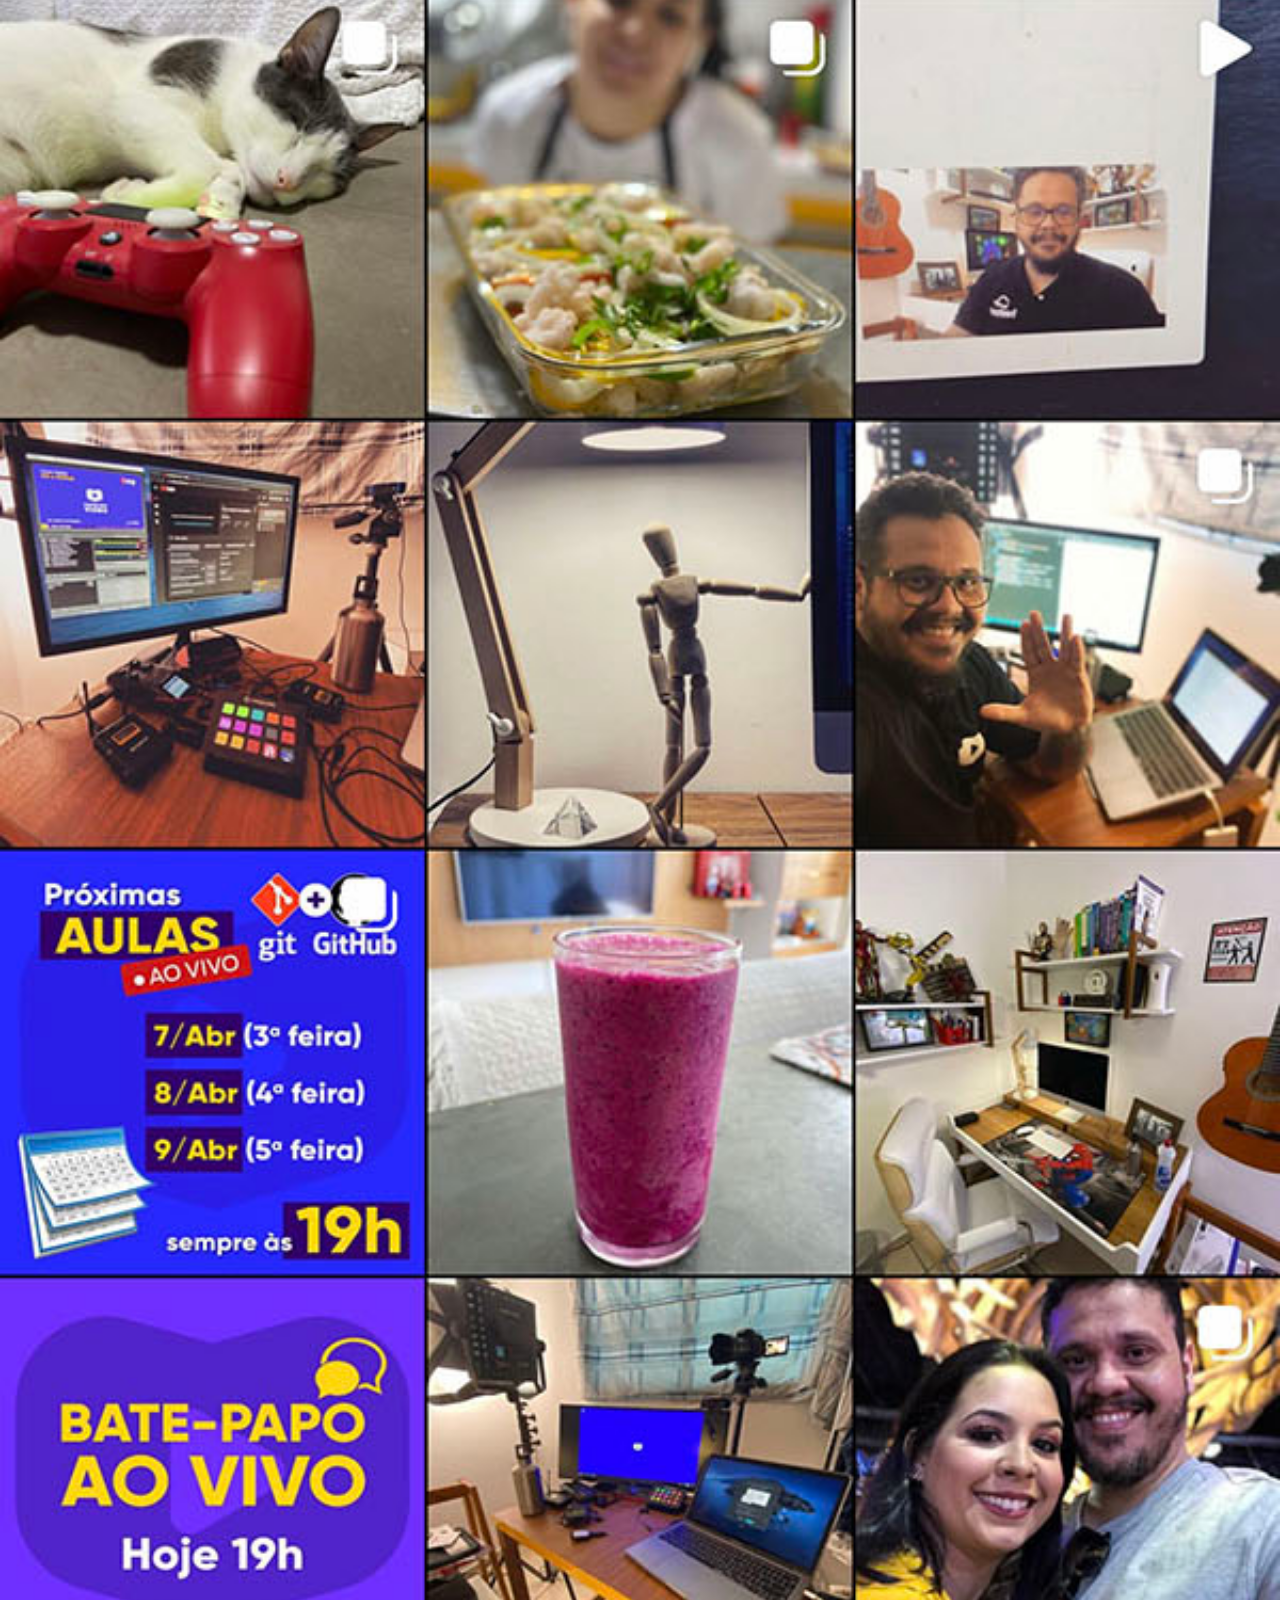
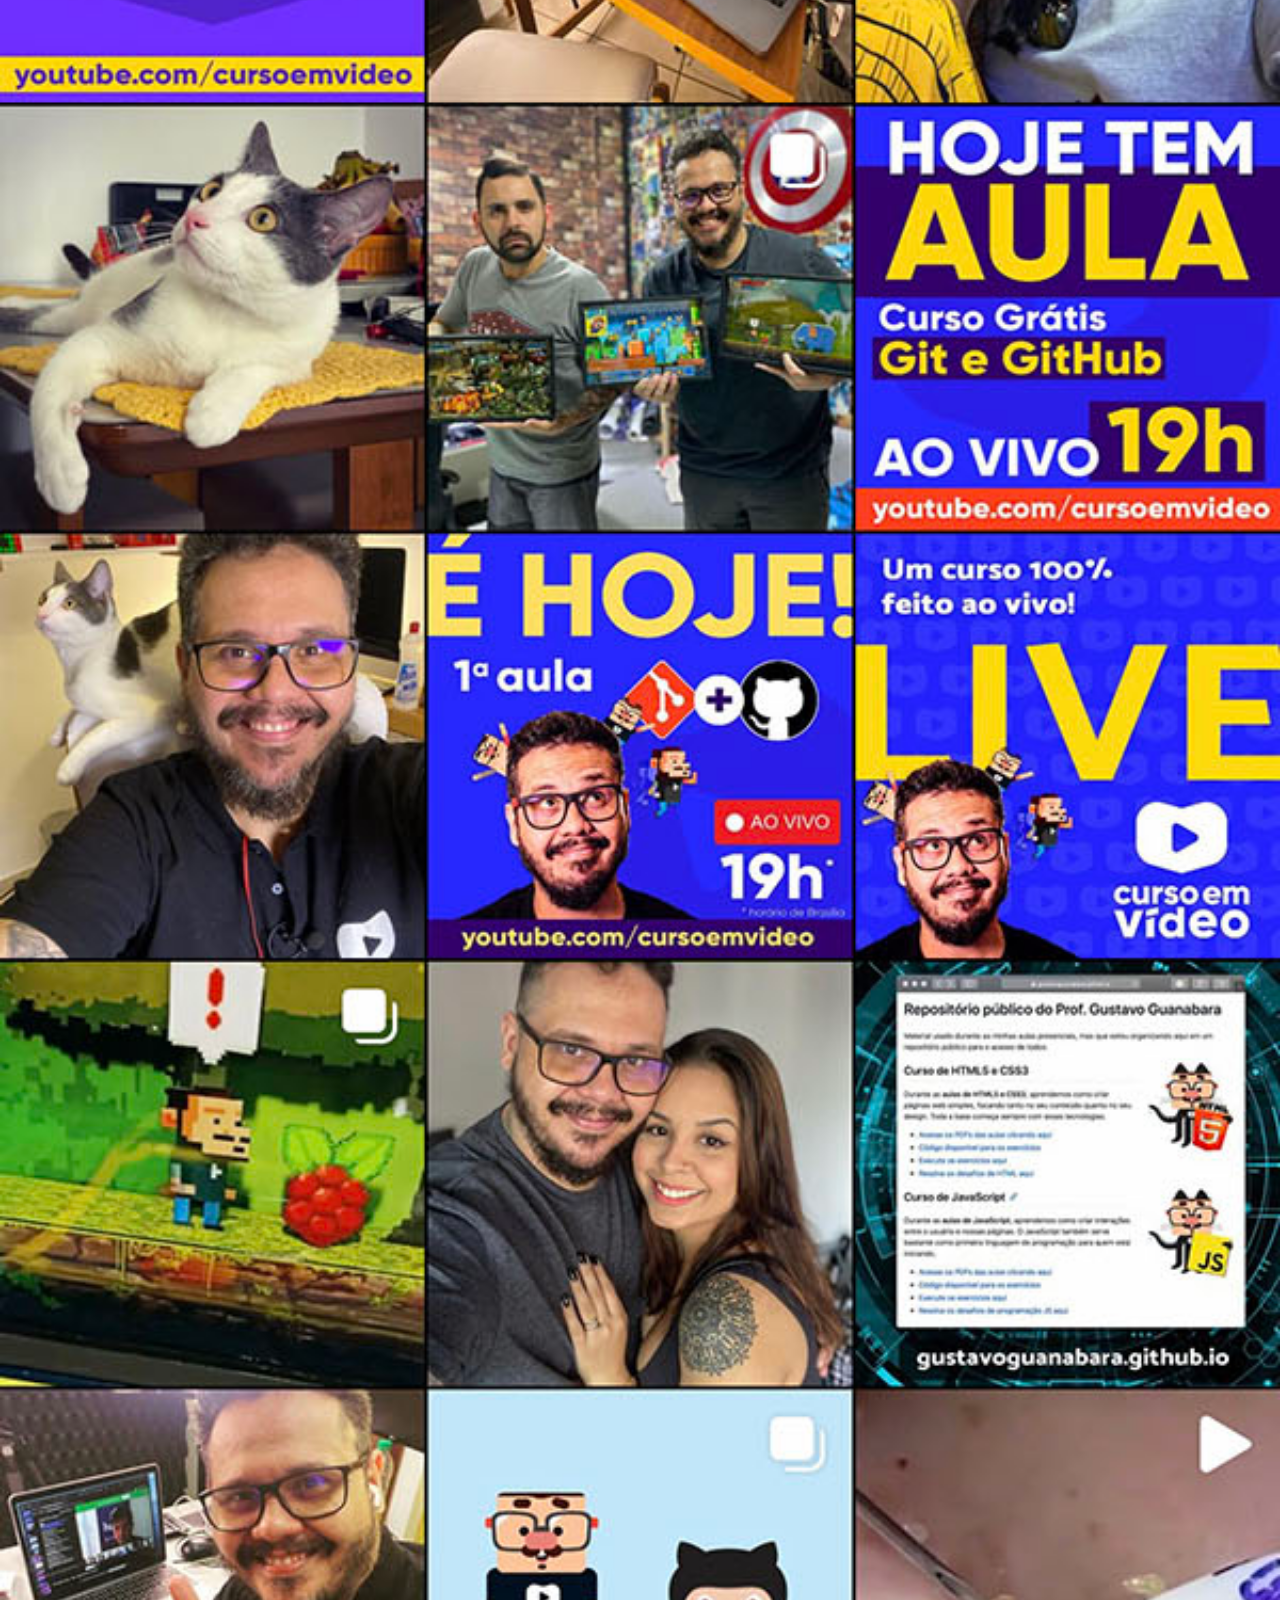
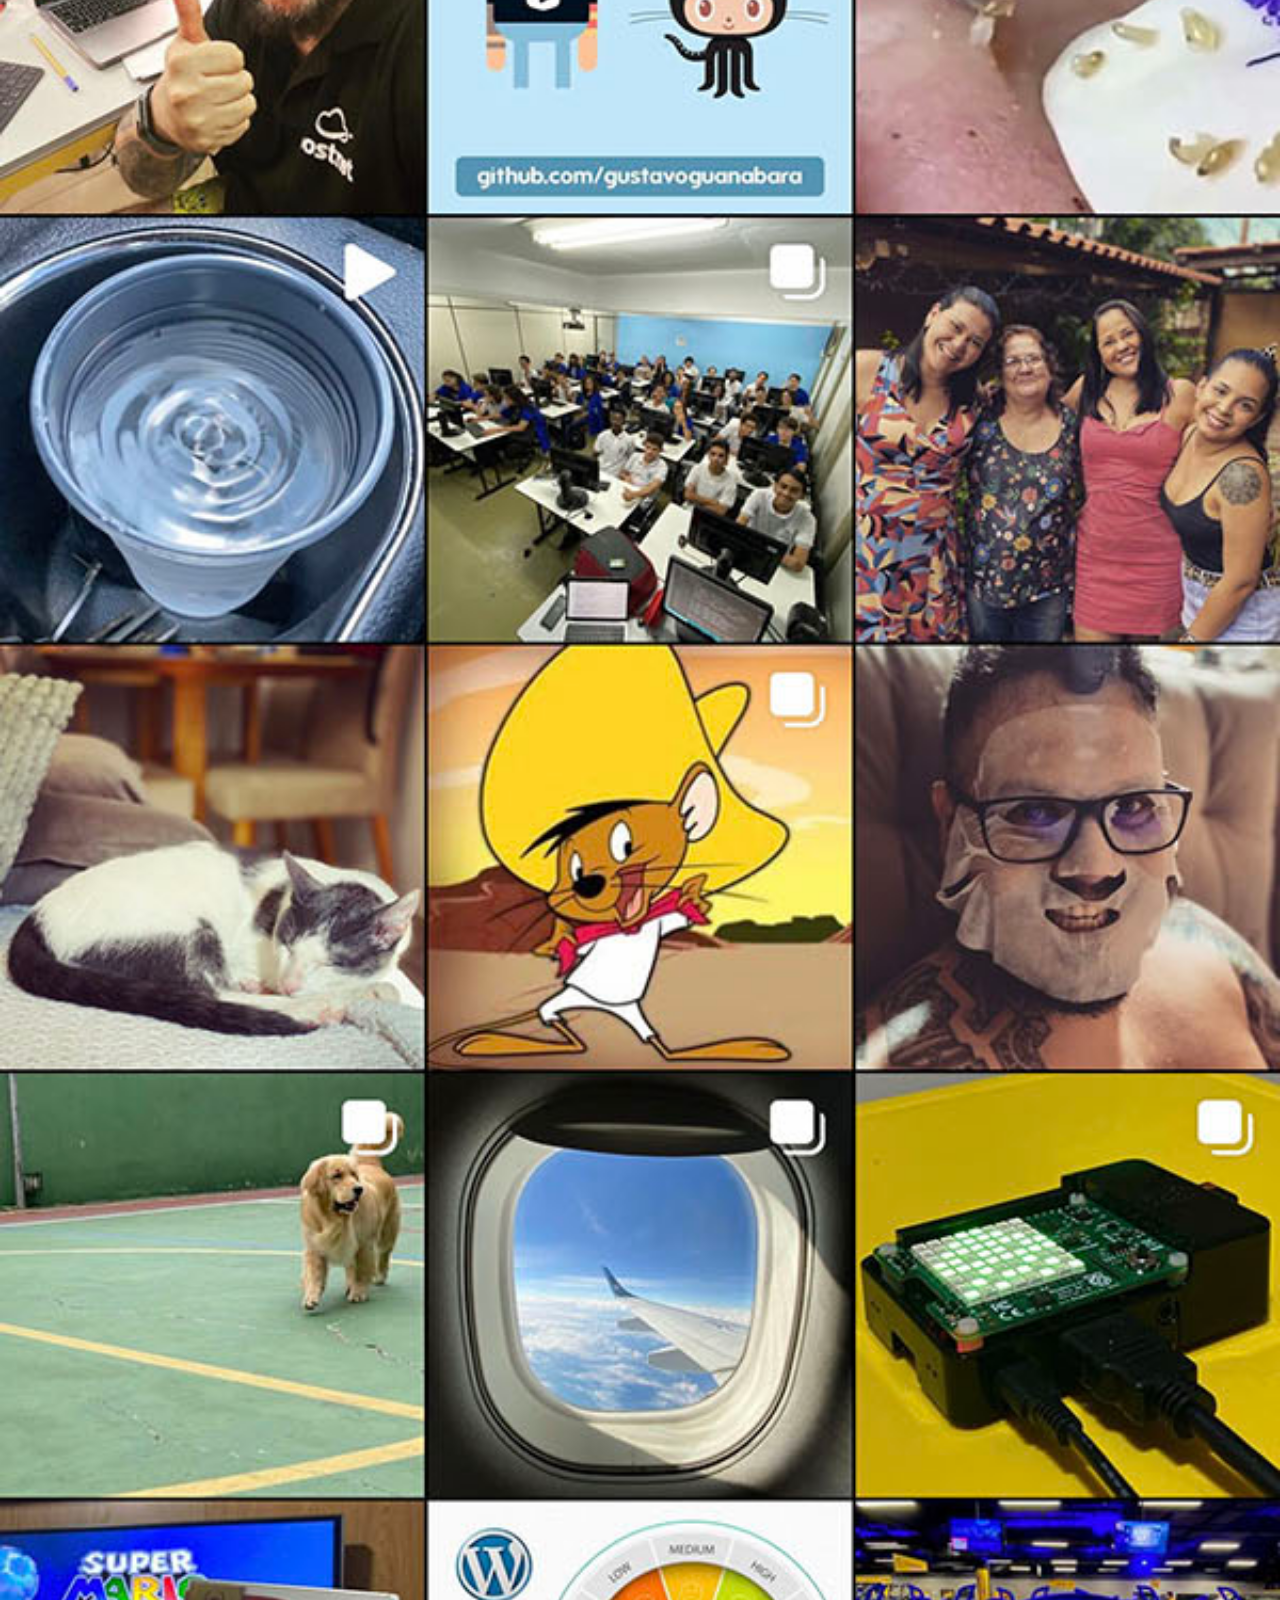
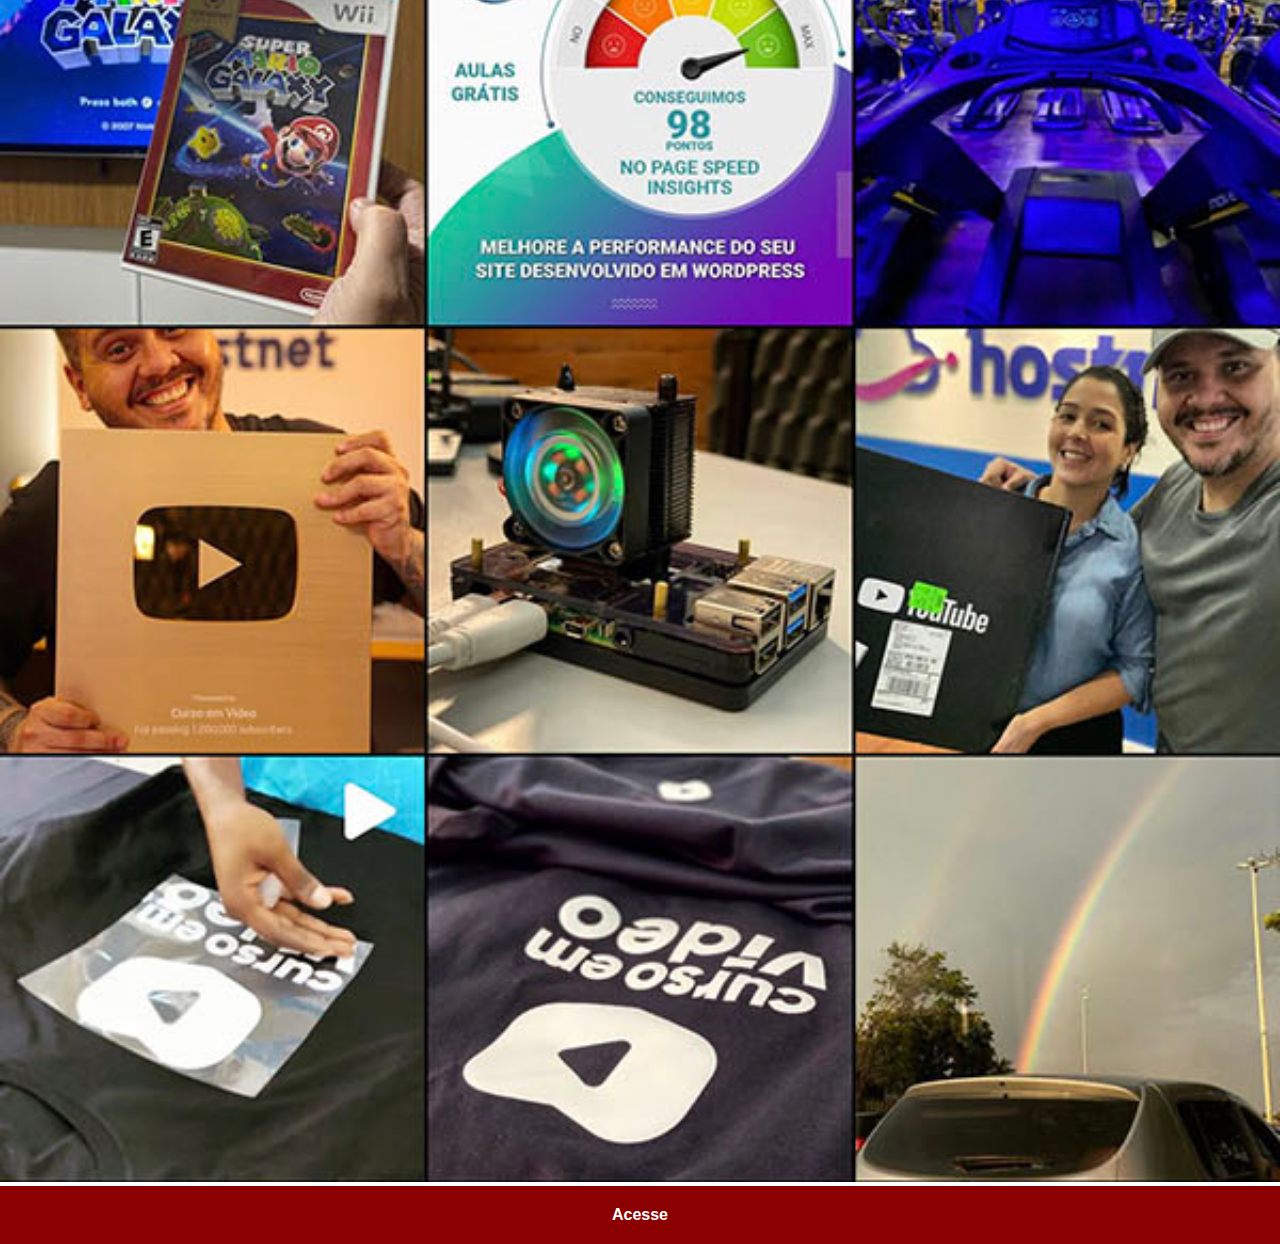
<file: instagram.html>
<!DOCTYPE html>
<html lang="pt-br">

<head>
    <meta charset="UTF-8">
    <meta name="viewport" content="width=device-width, initial-scale=1.0">
    <title>Instagram</title>
    <link rel="stylesheet" href="estilos/social.css">
</head>

<body>
    <img src="imagens/tela-instagram.jpg" alt="Instagram">
    <a href="https://www.instagram.com/gustavoguanabara?utm_source=ig_web_button_share_sheet&igsh=ZDNlZDc0MzIxNw==" target="_blank">Acesse</a>
</body>

</html>
</file>
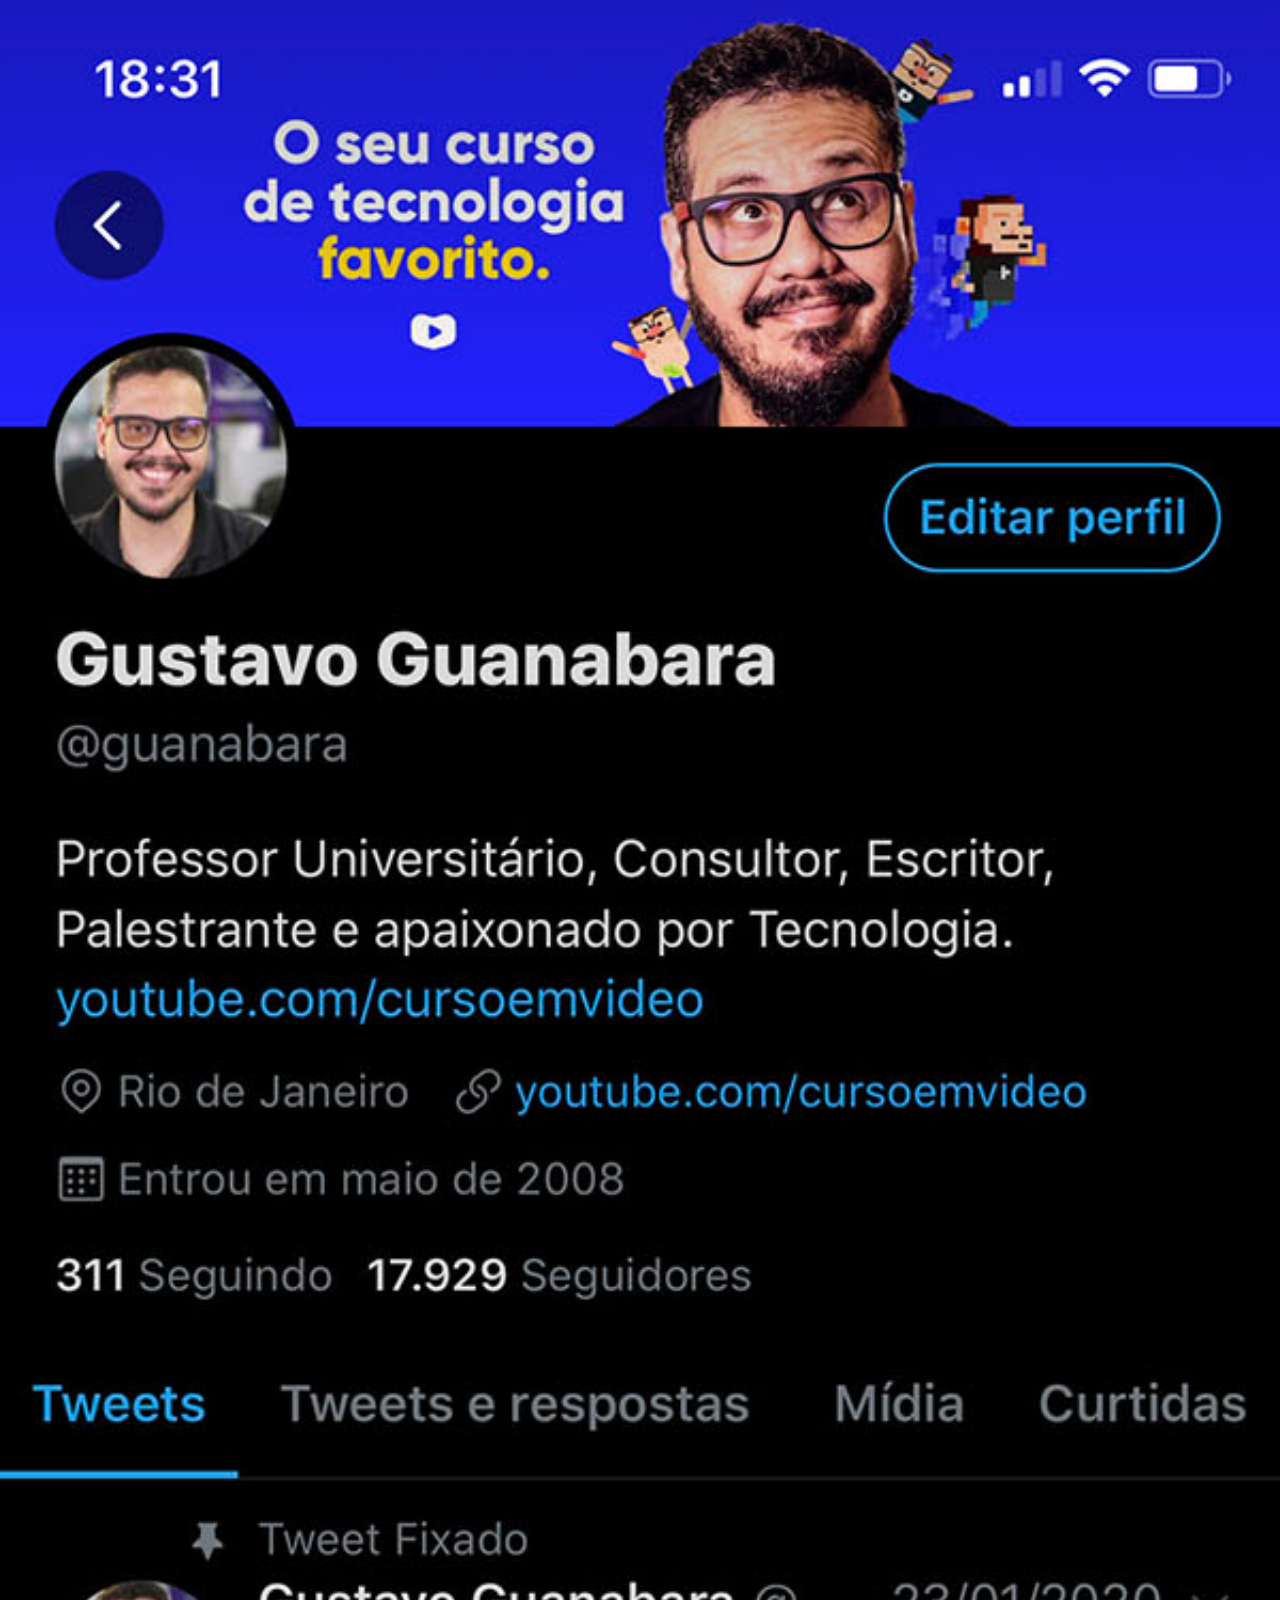
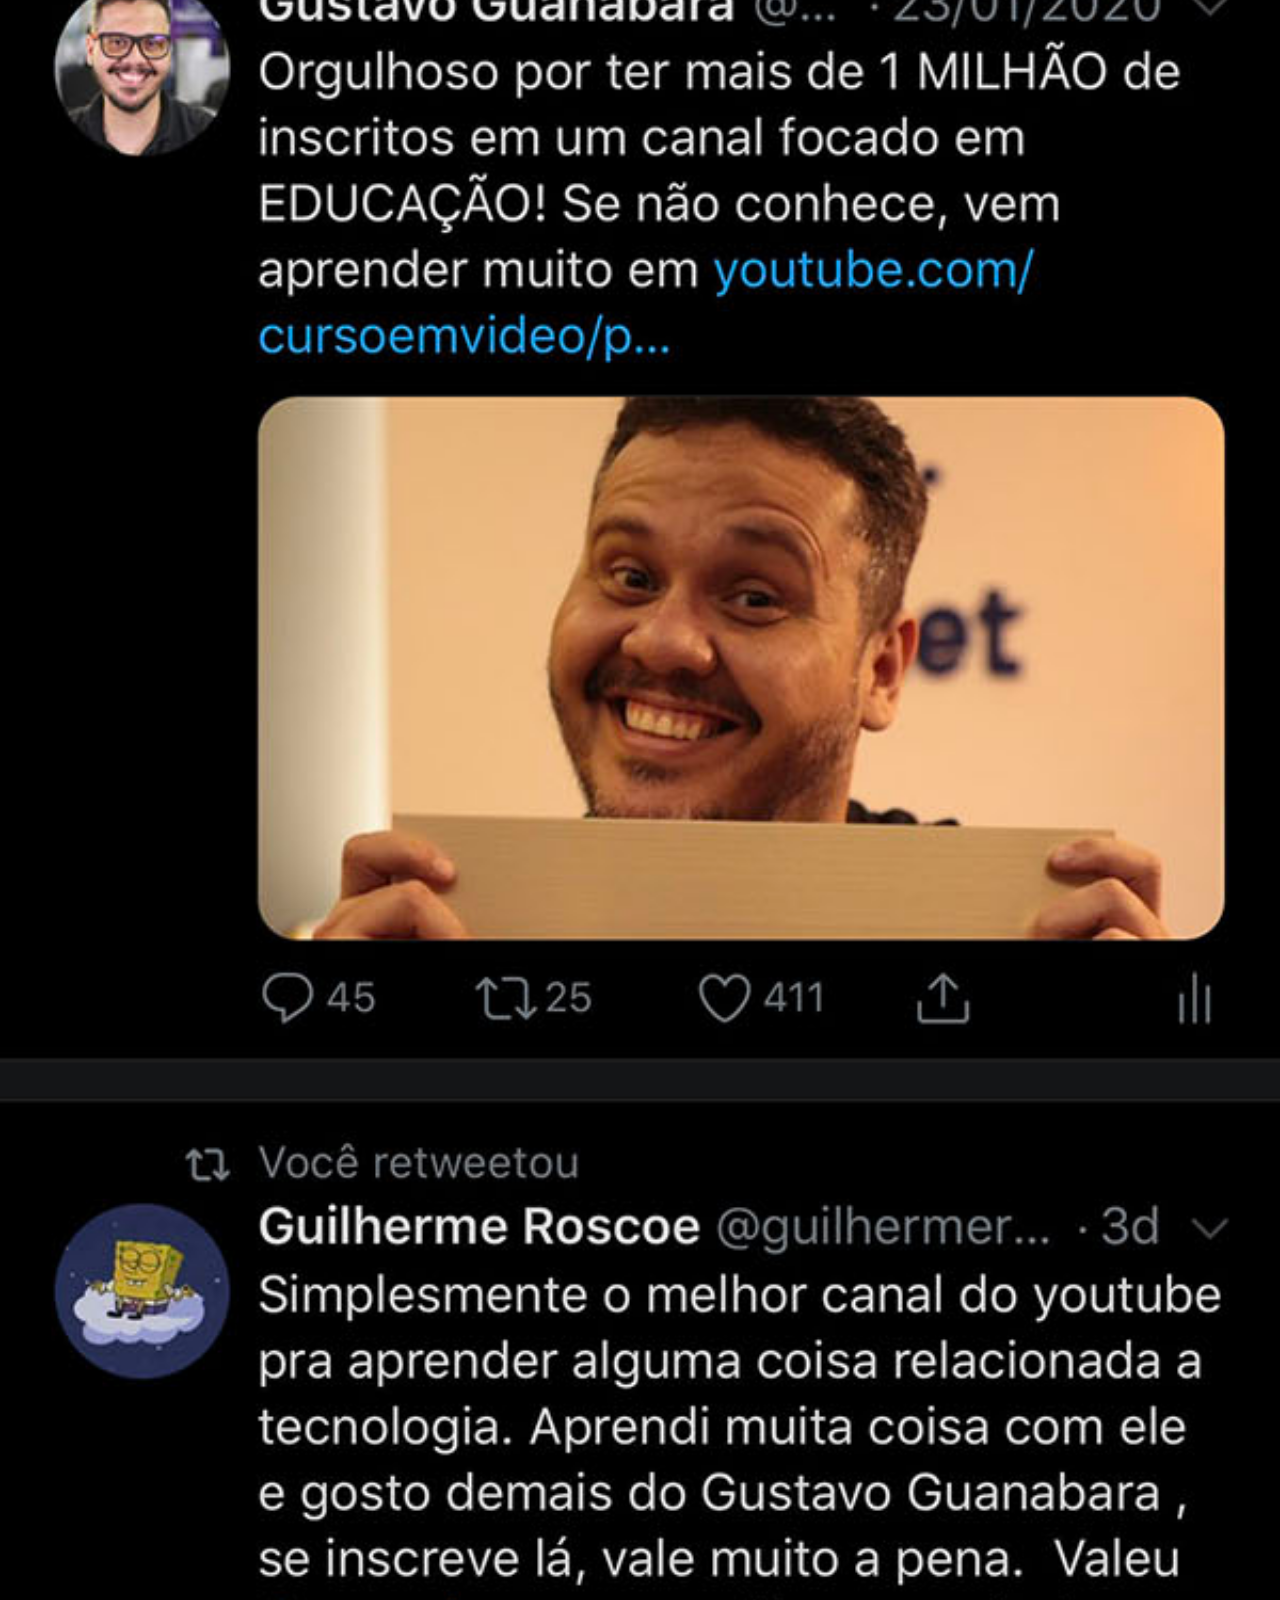
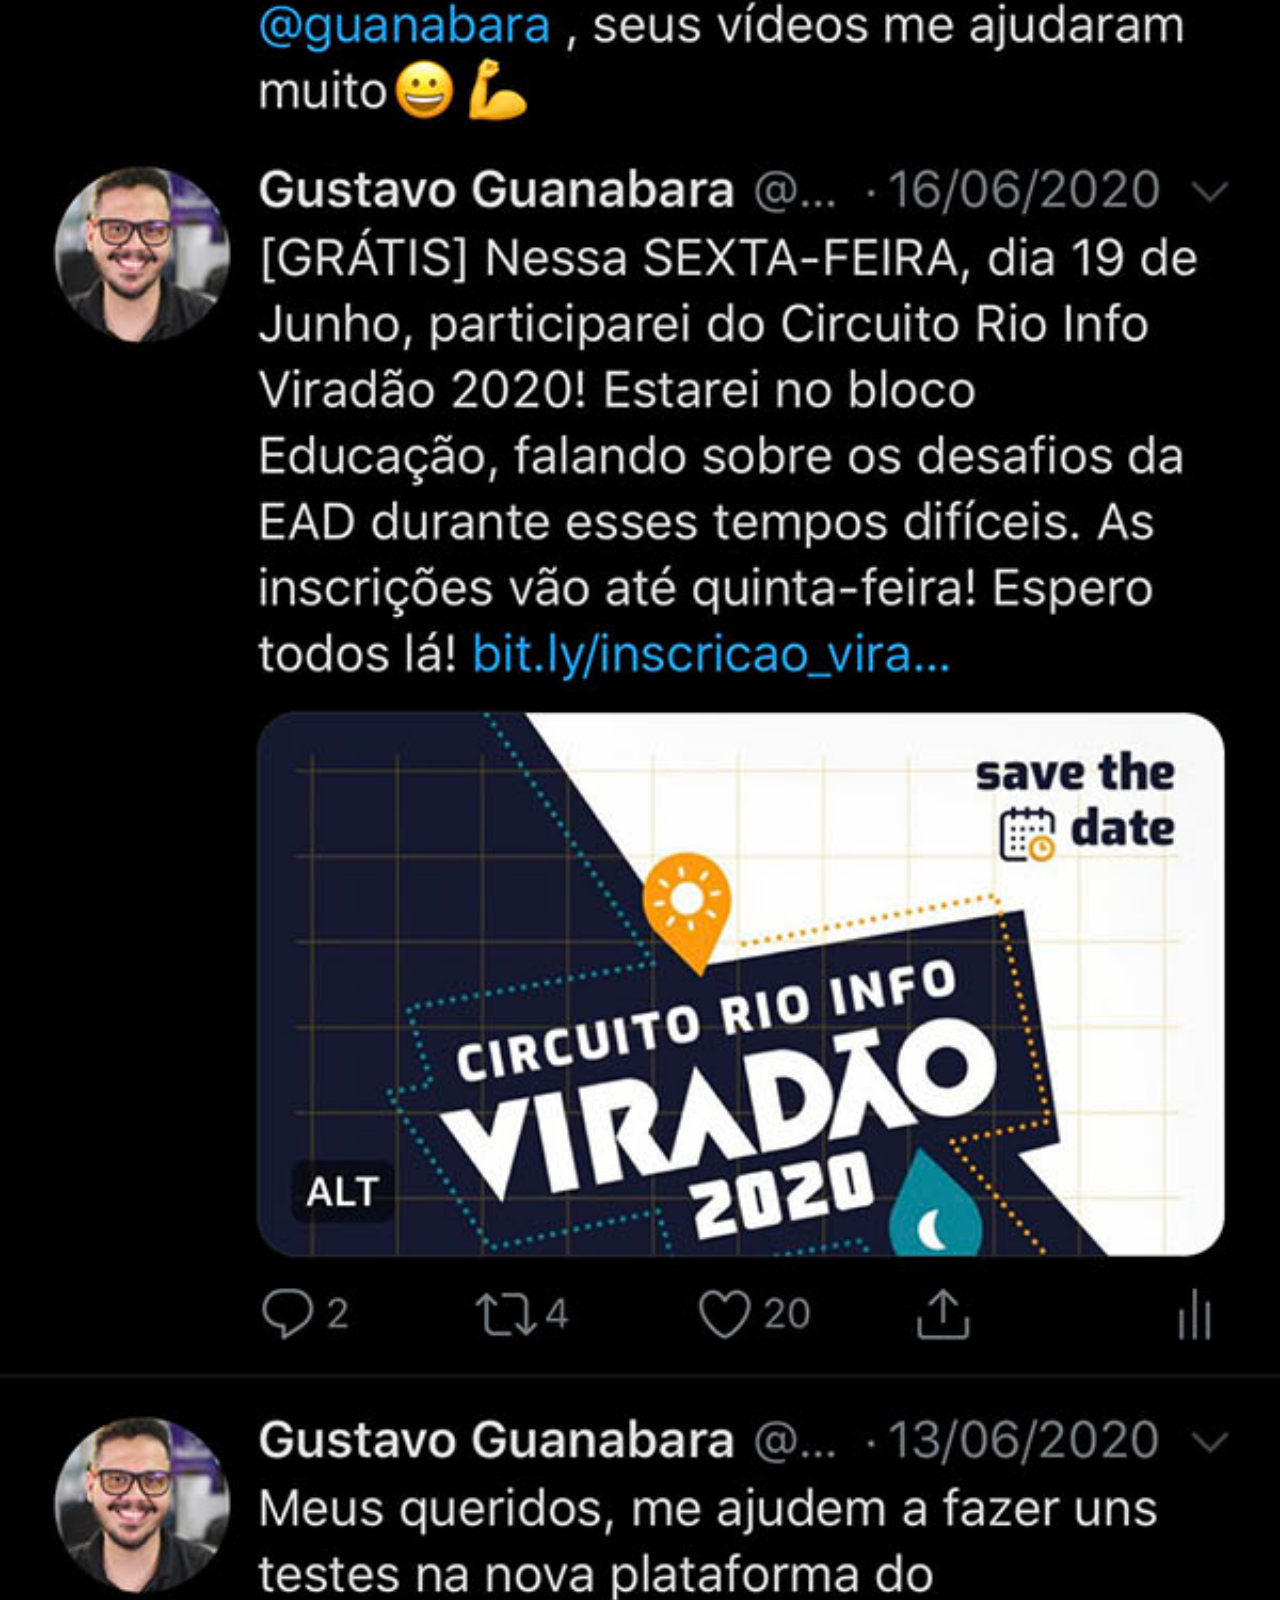
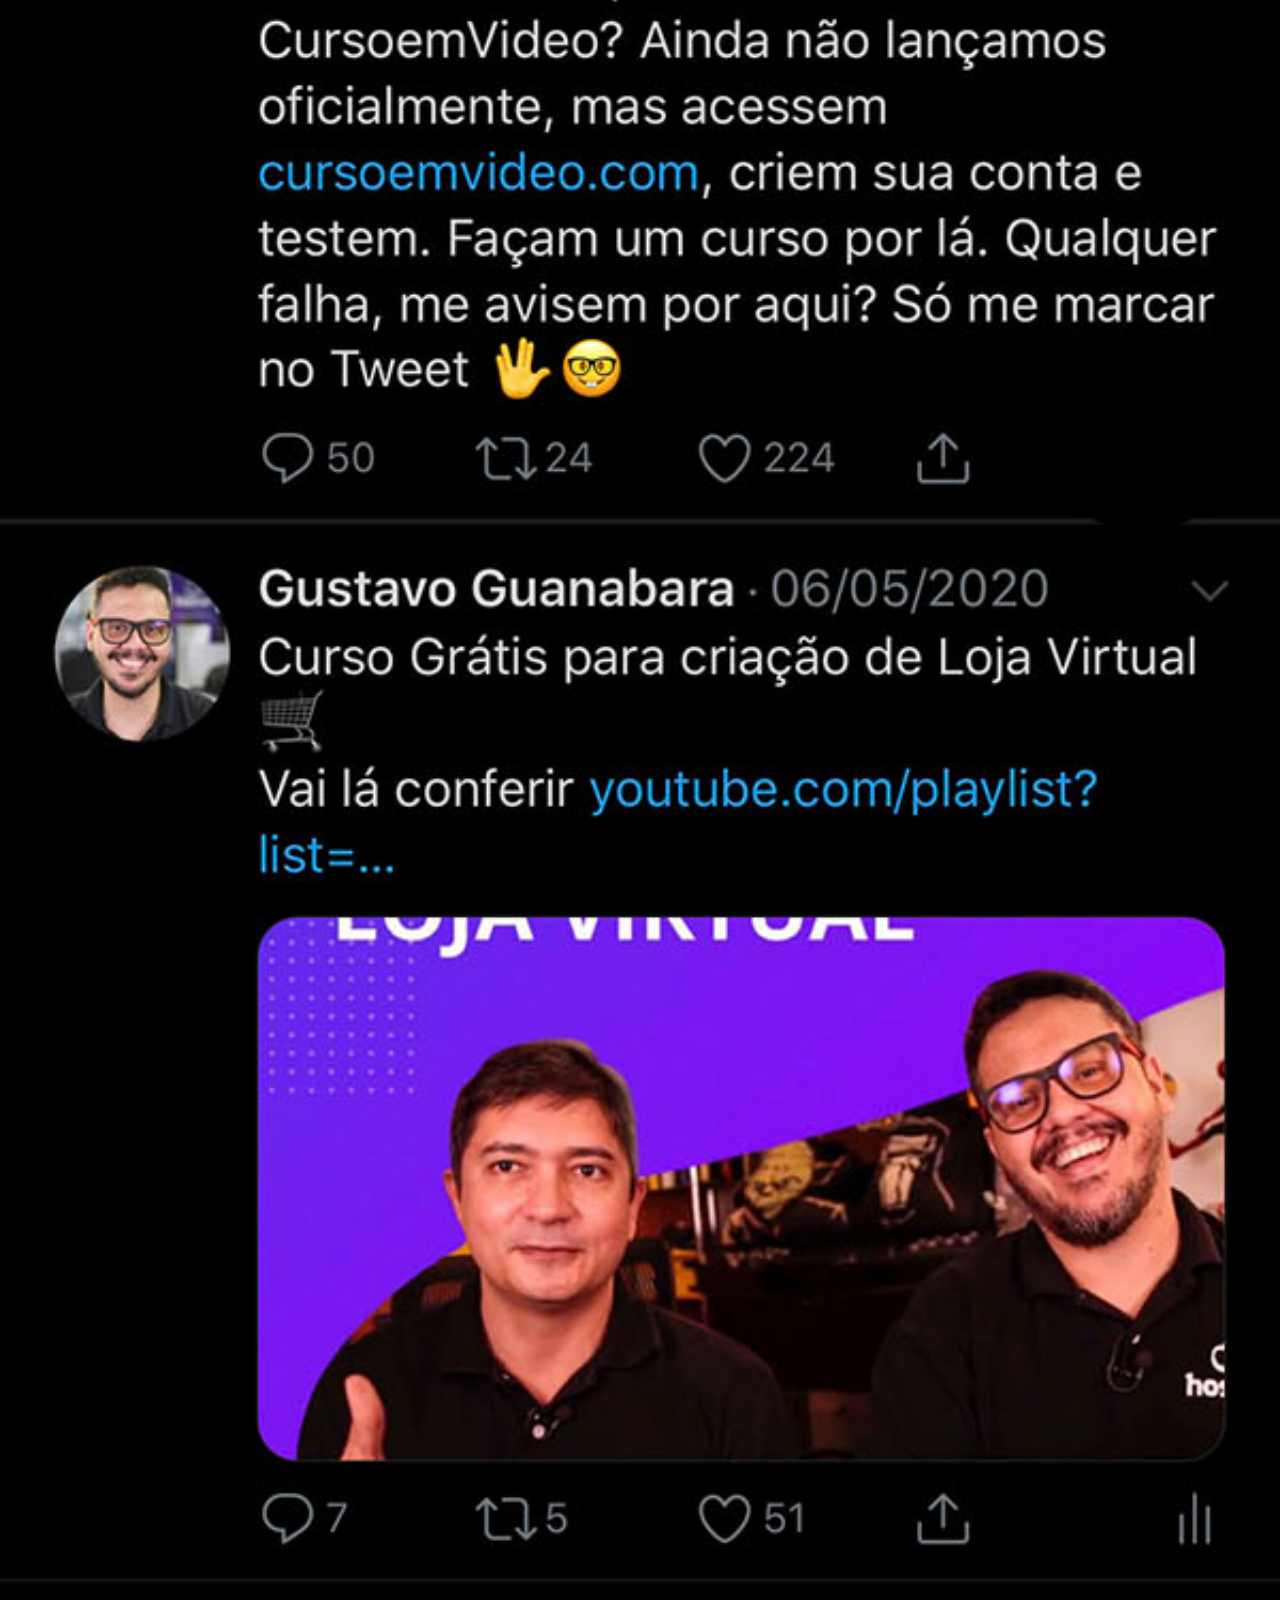
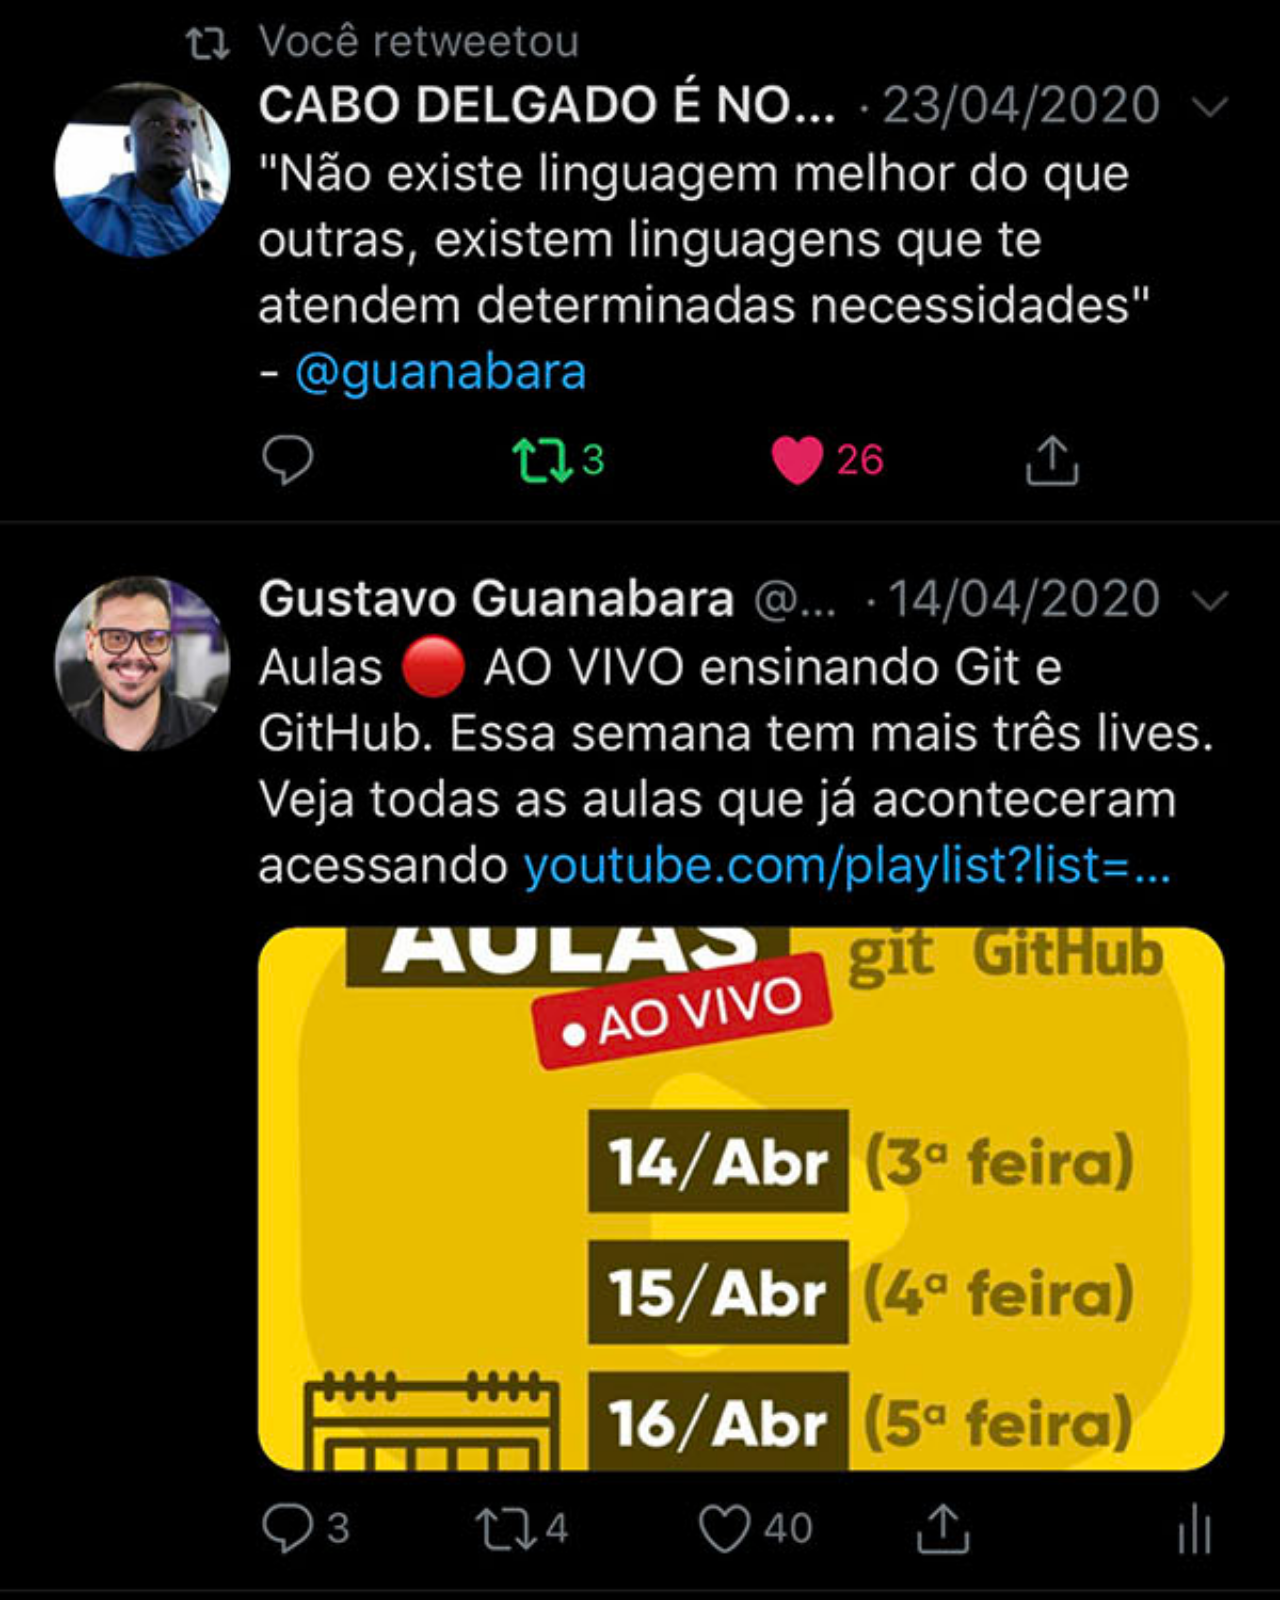
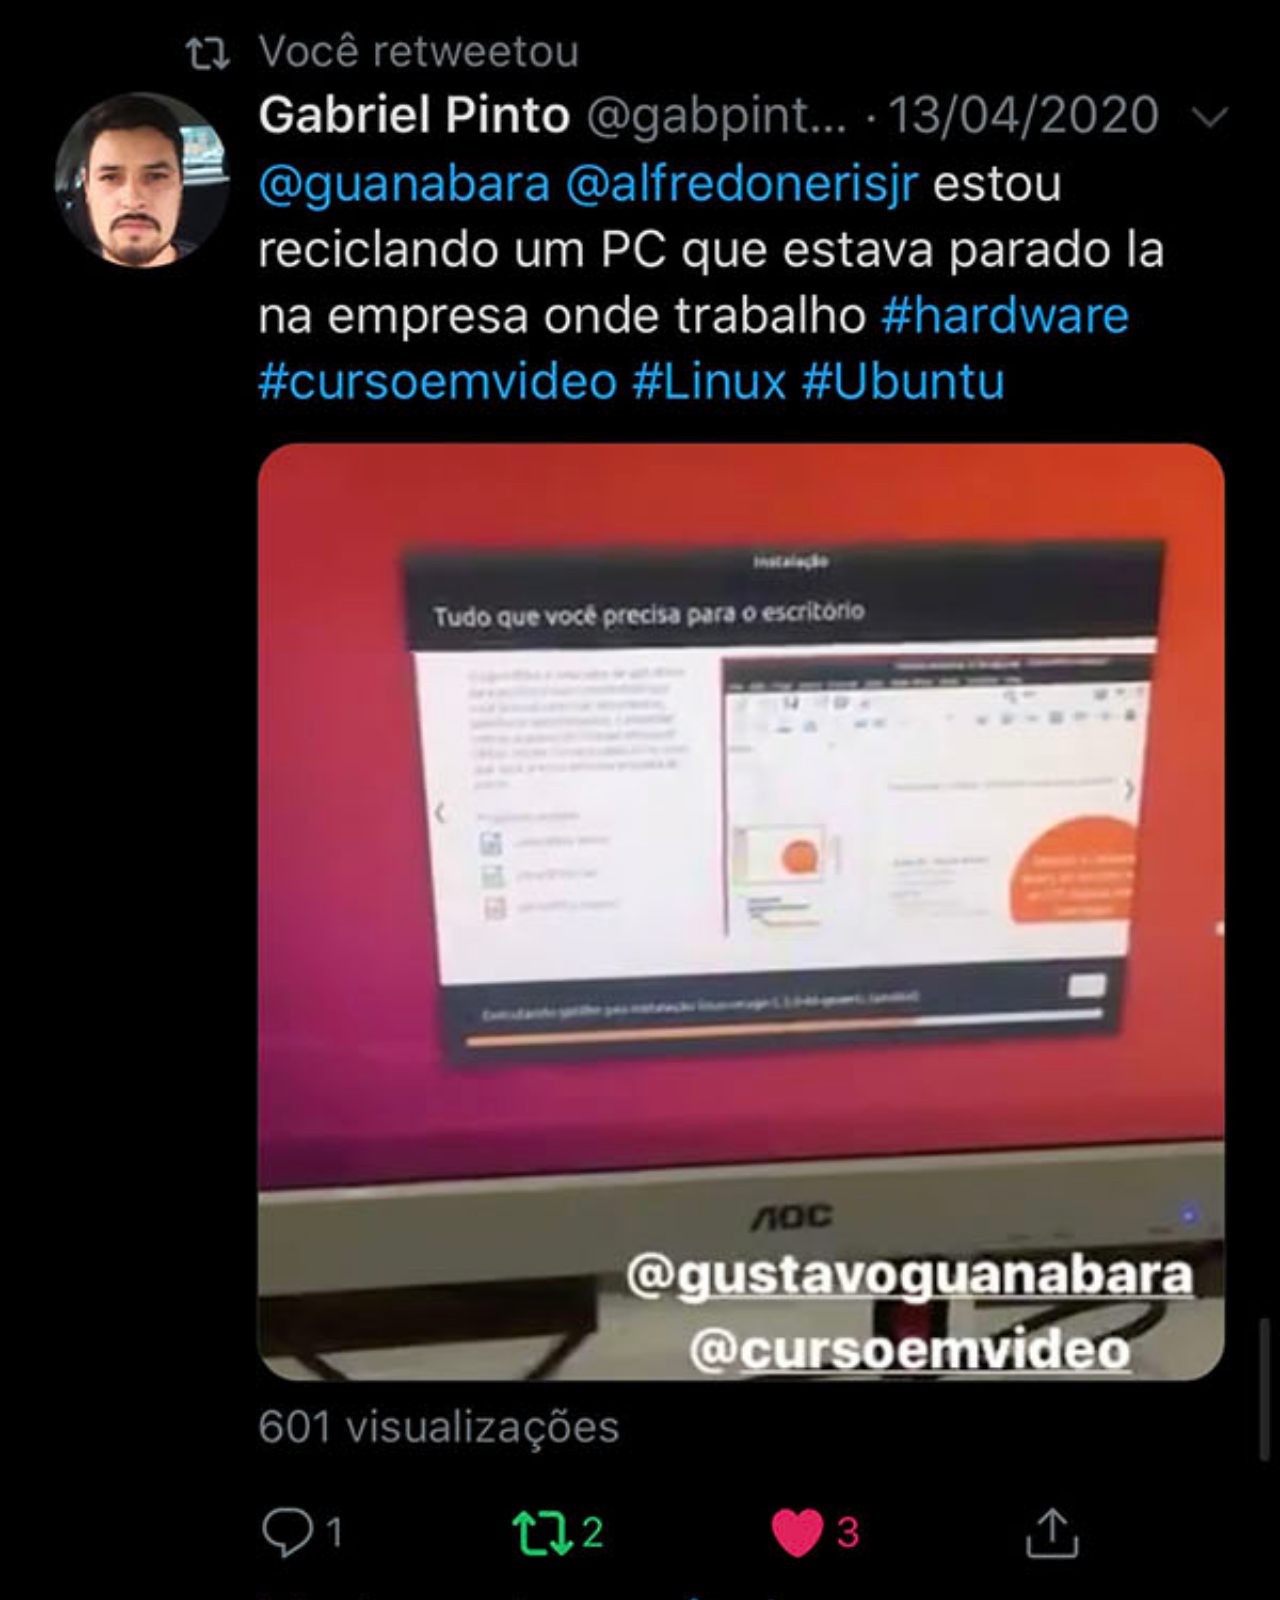
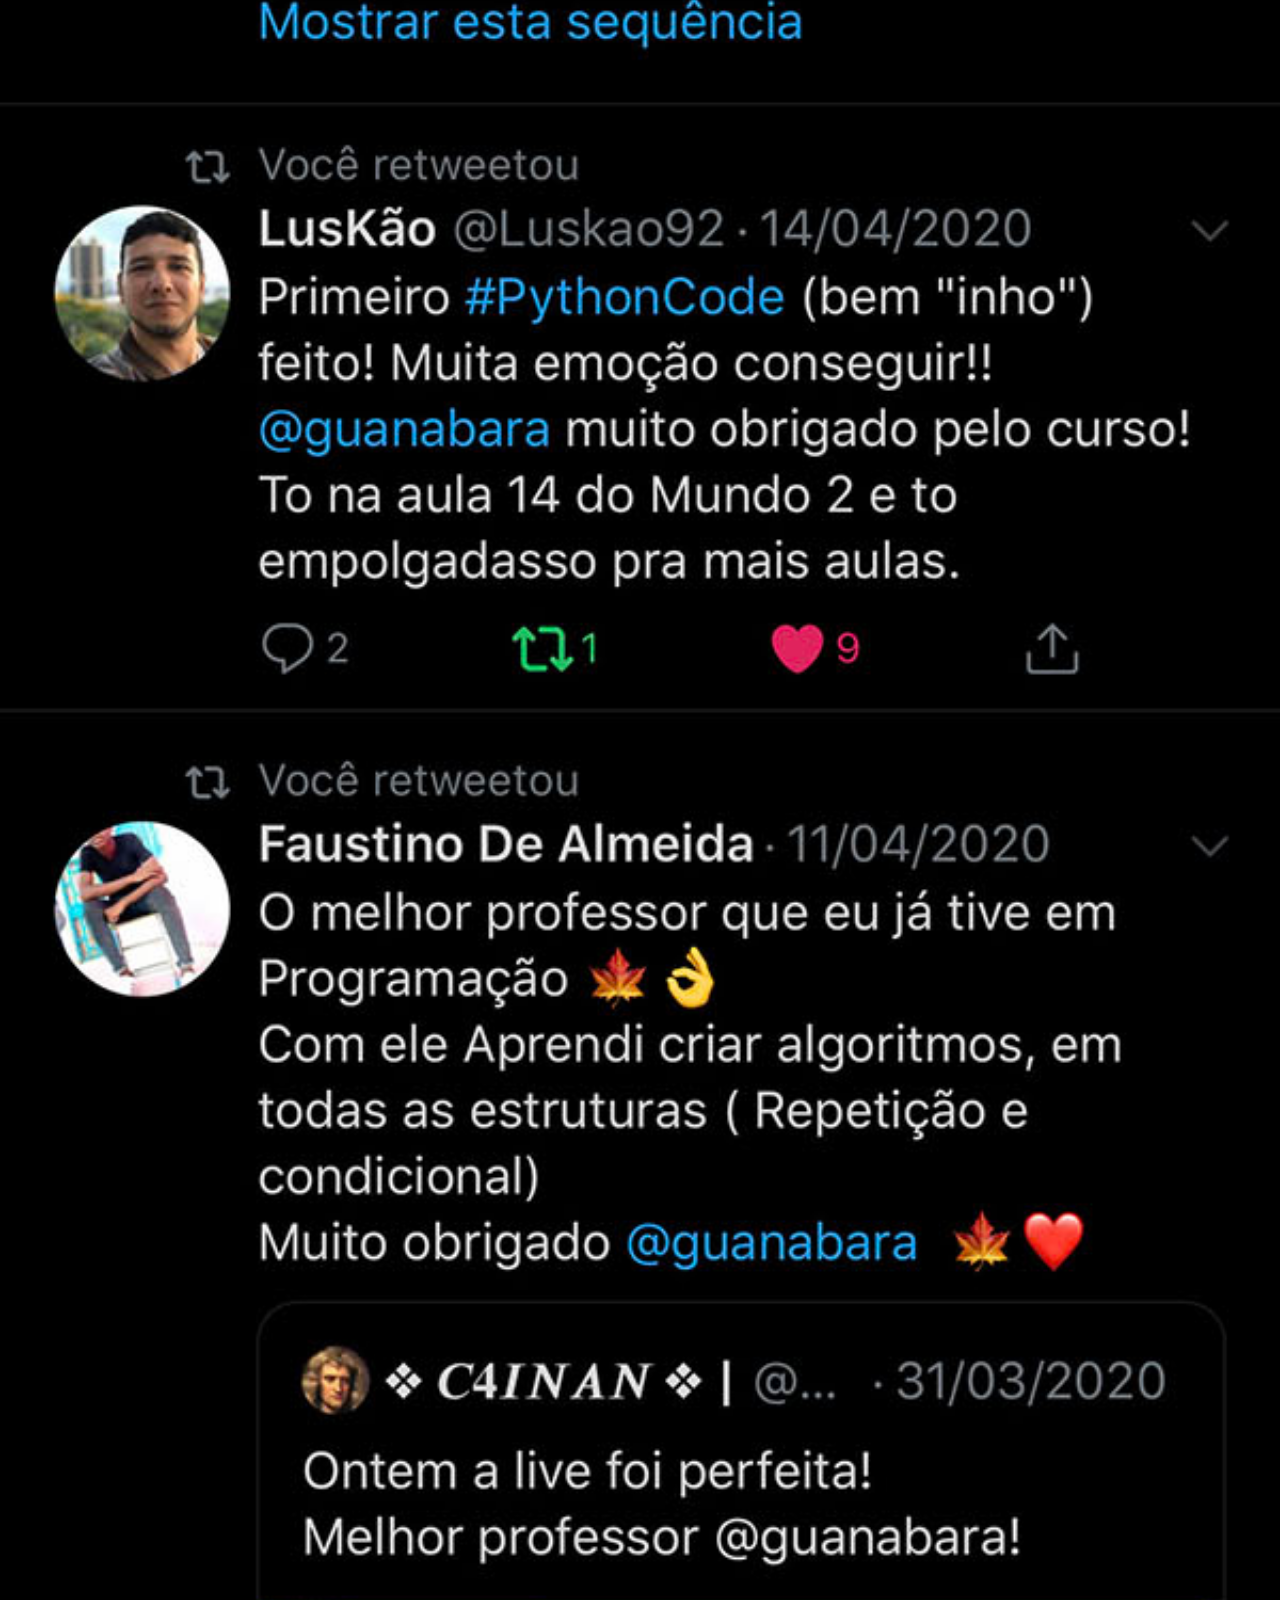
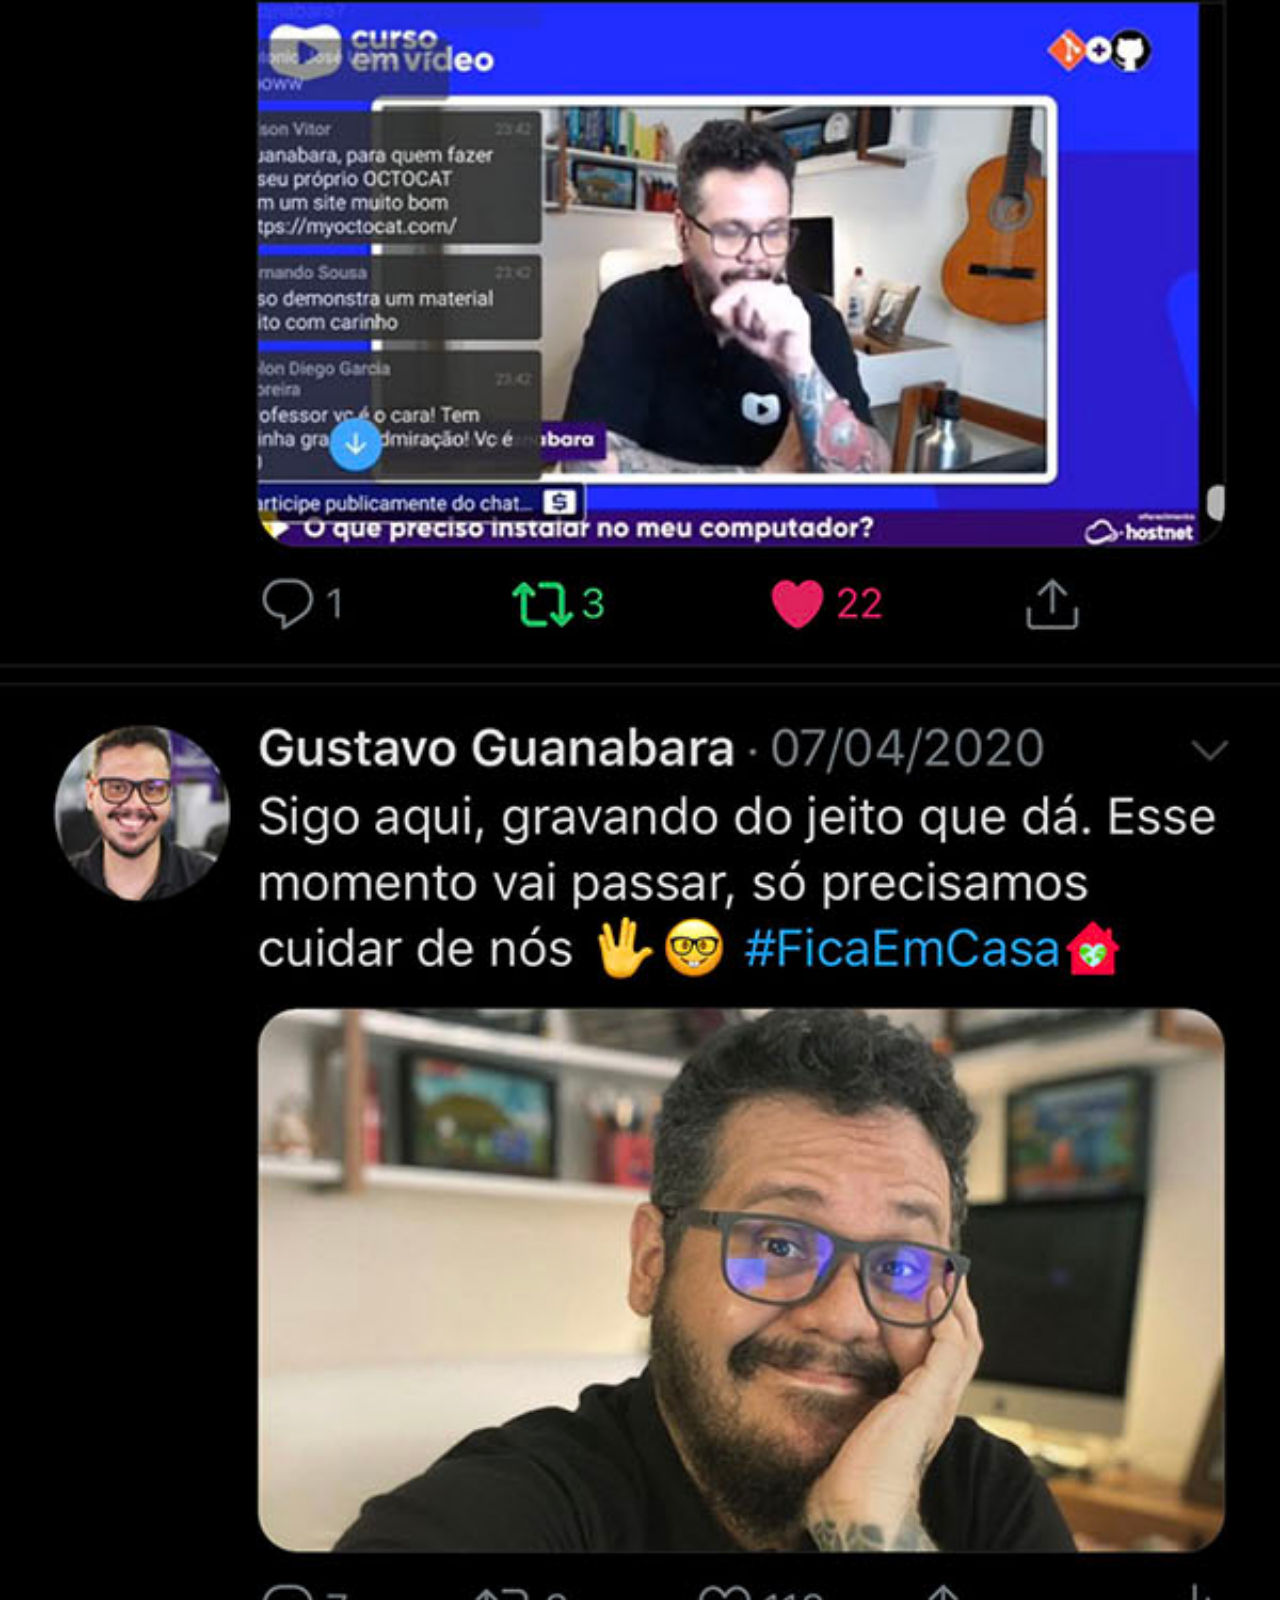
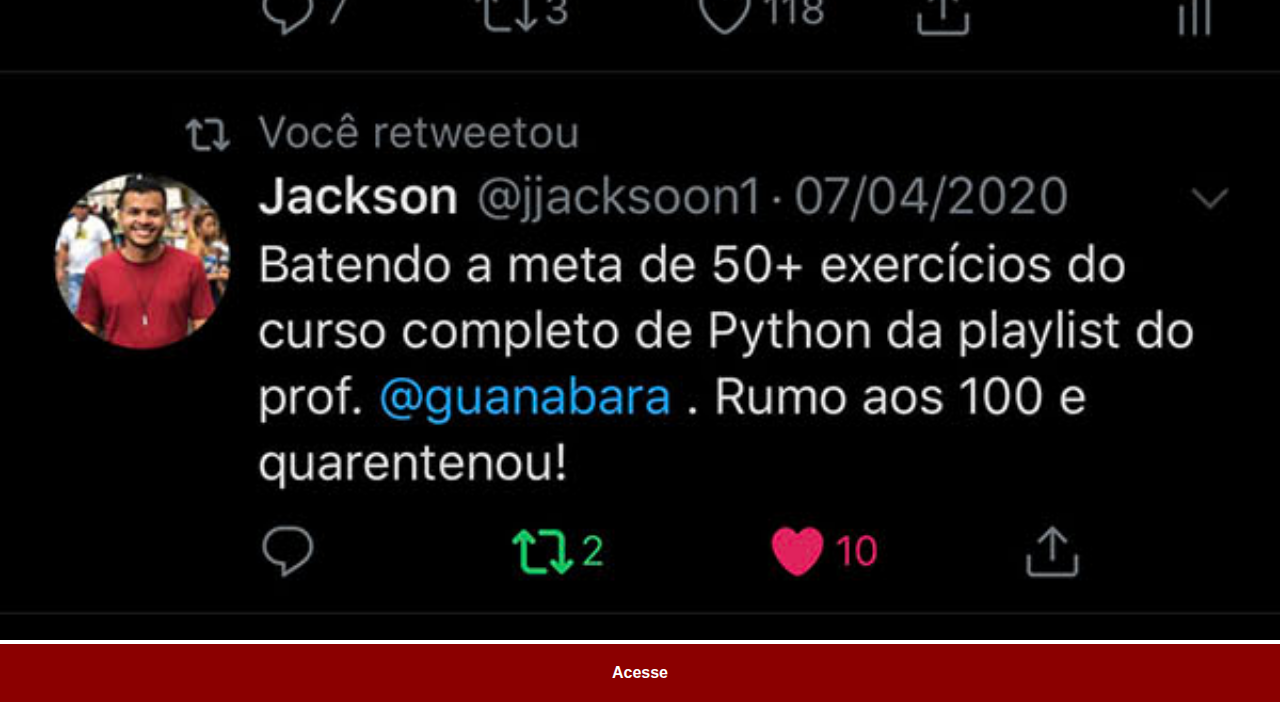
<file: Twitter.html>
<!DOCTYPE html>
<html lang="pt-br">
<head>
    <meta charset="UTF-8">
    <meta name="viewport" content="width=device-width, initial-scale=1.0">
    <title>twitter</title>
    <link rel="stylesheet" href="estilos/social.css">
</head>
<body>
    <img src="imagens/tela-twitter.jpg" alt="Twiter">
    <a href="https://x.com/guanabara" target="_blank">Acesse</a>
</body>
</html>
</file>
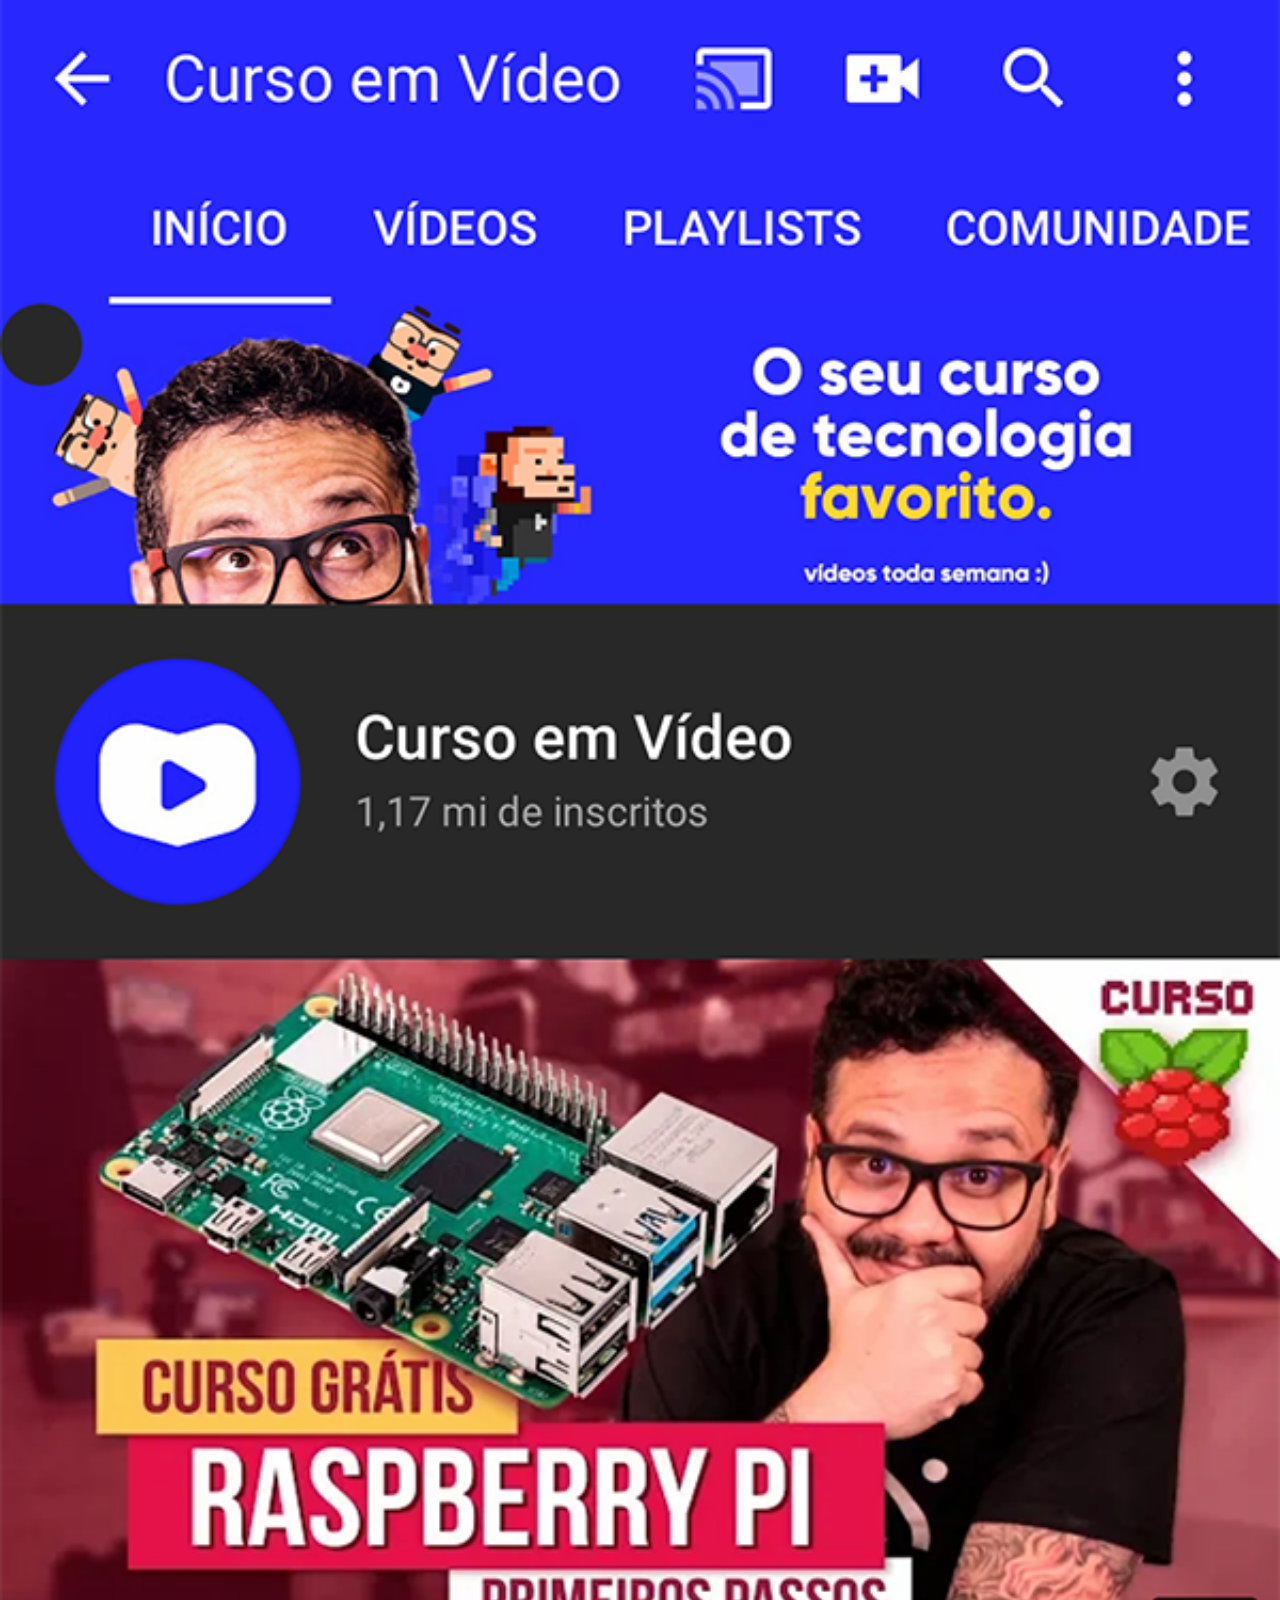
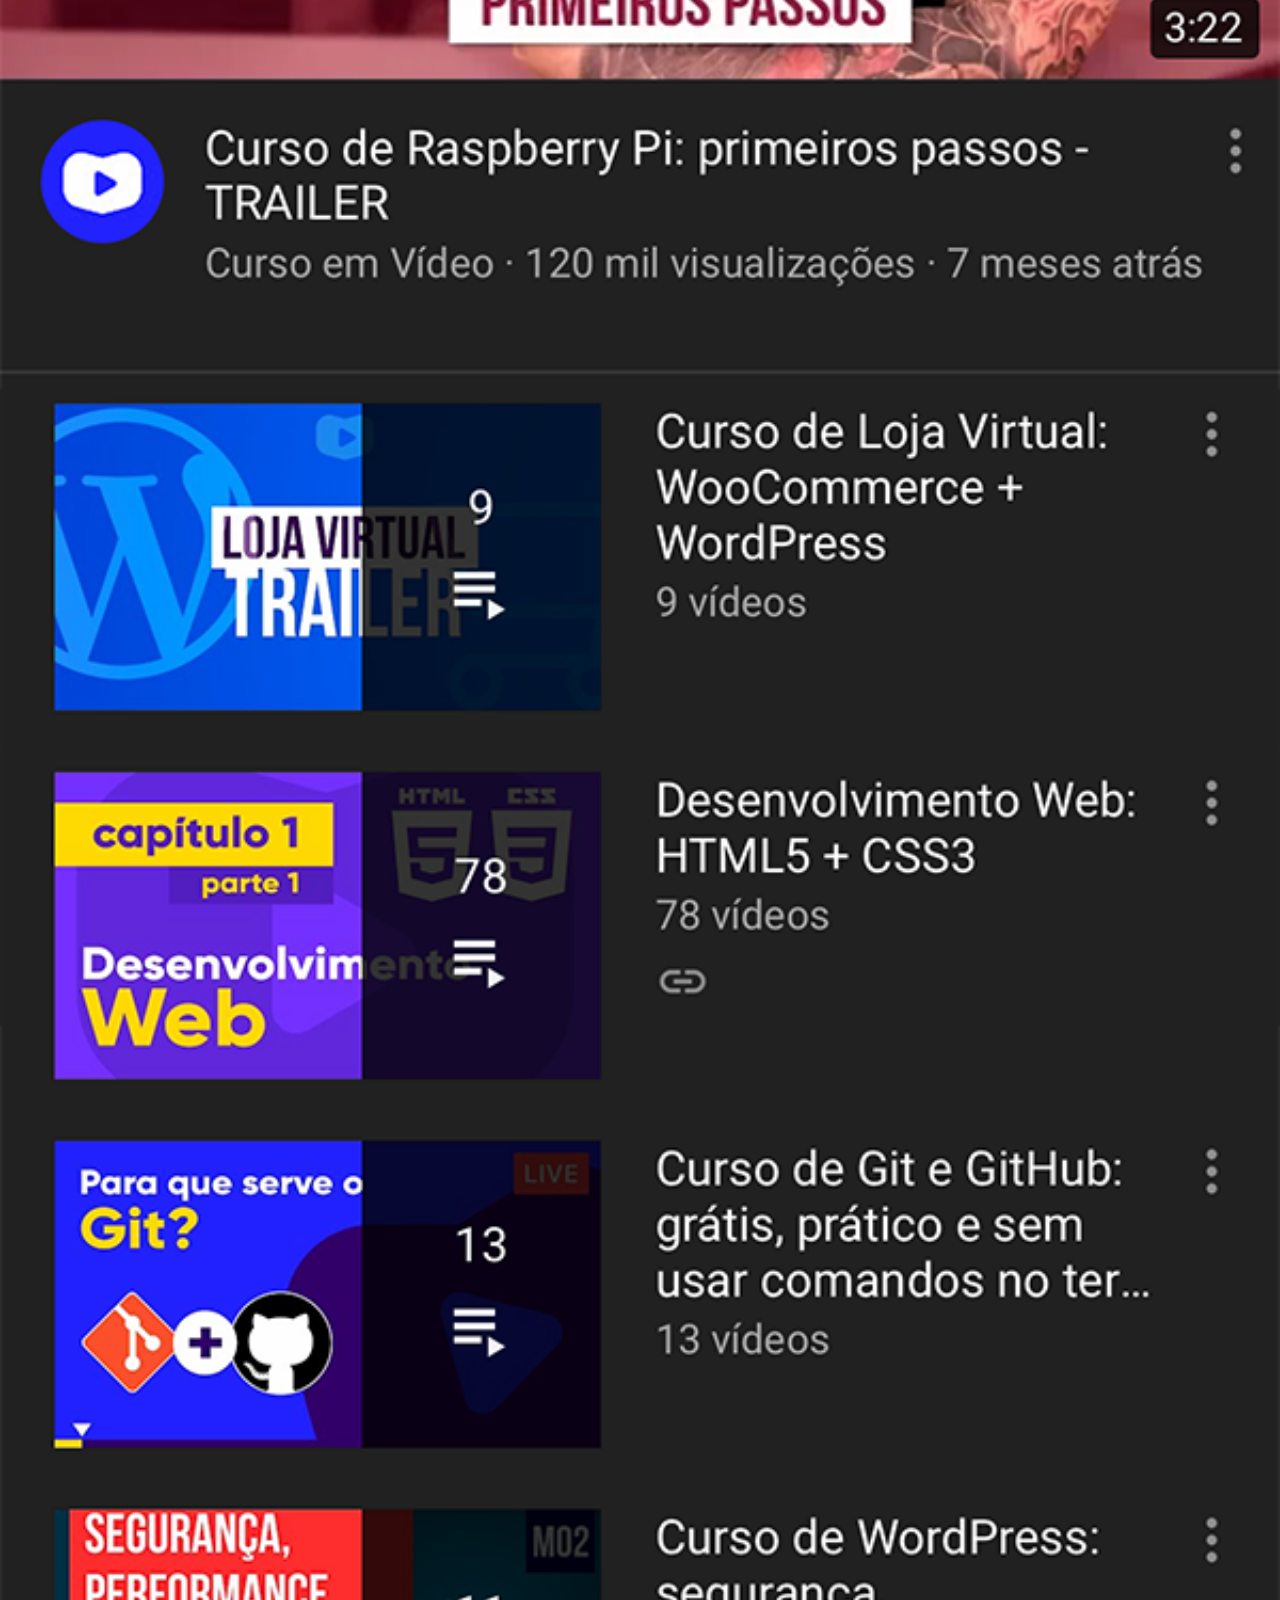
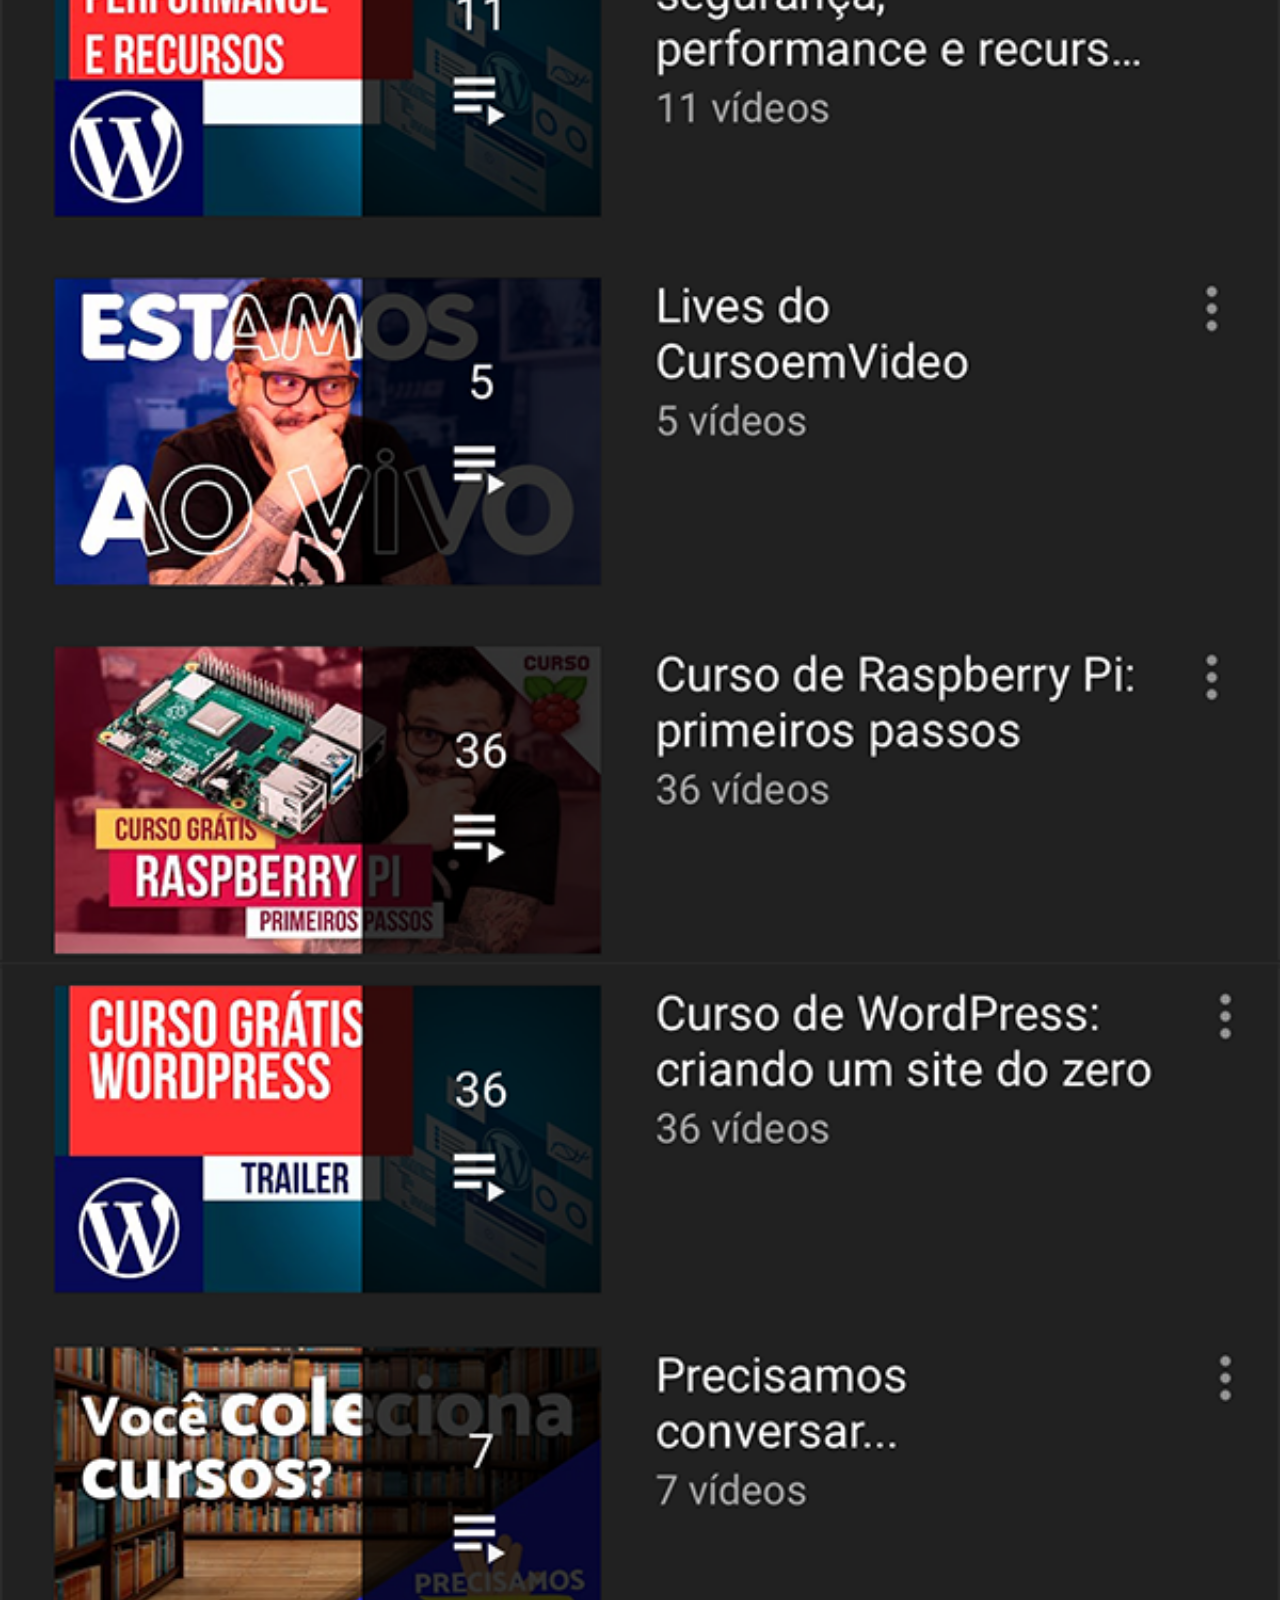
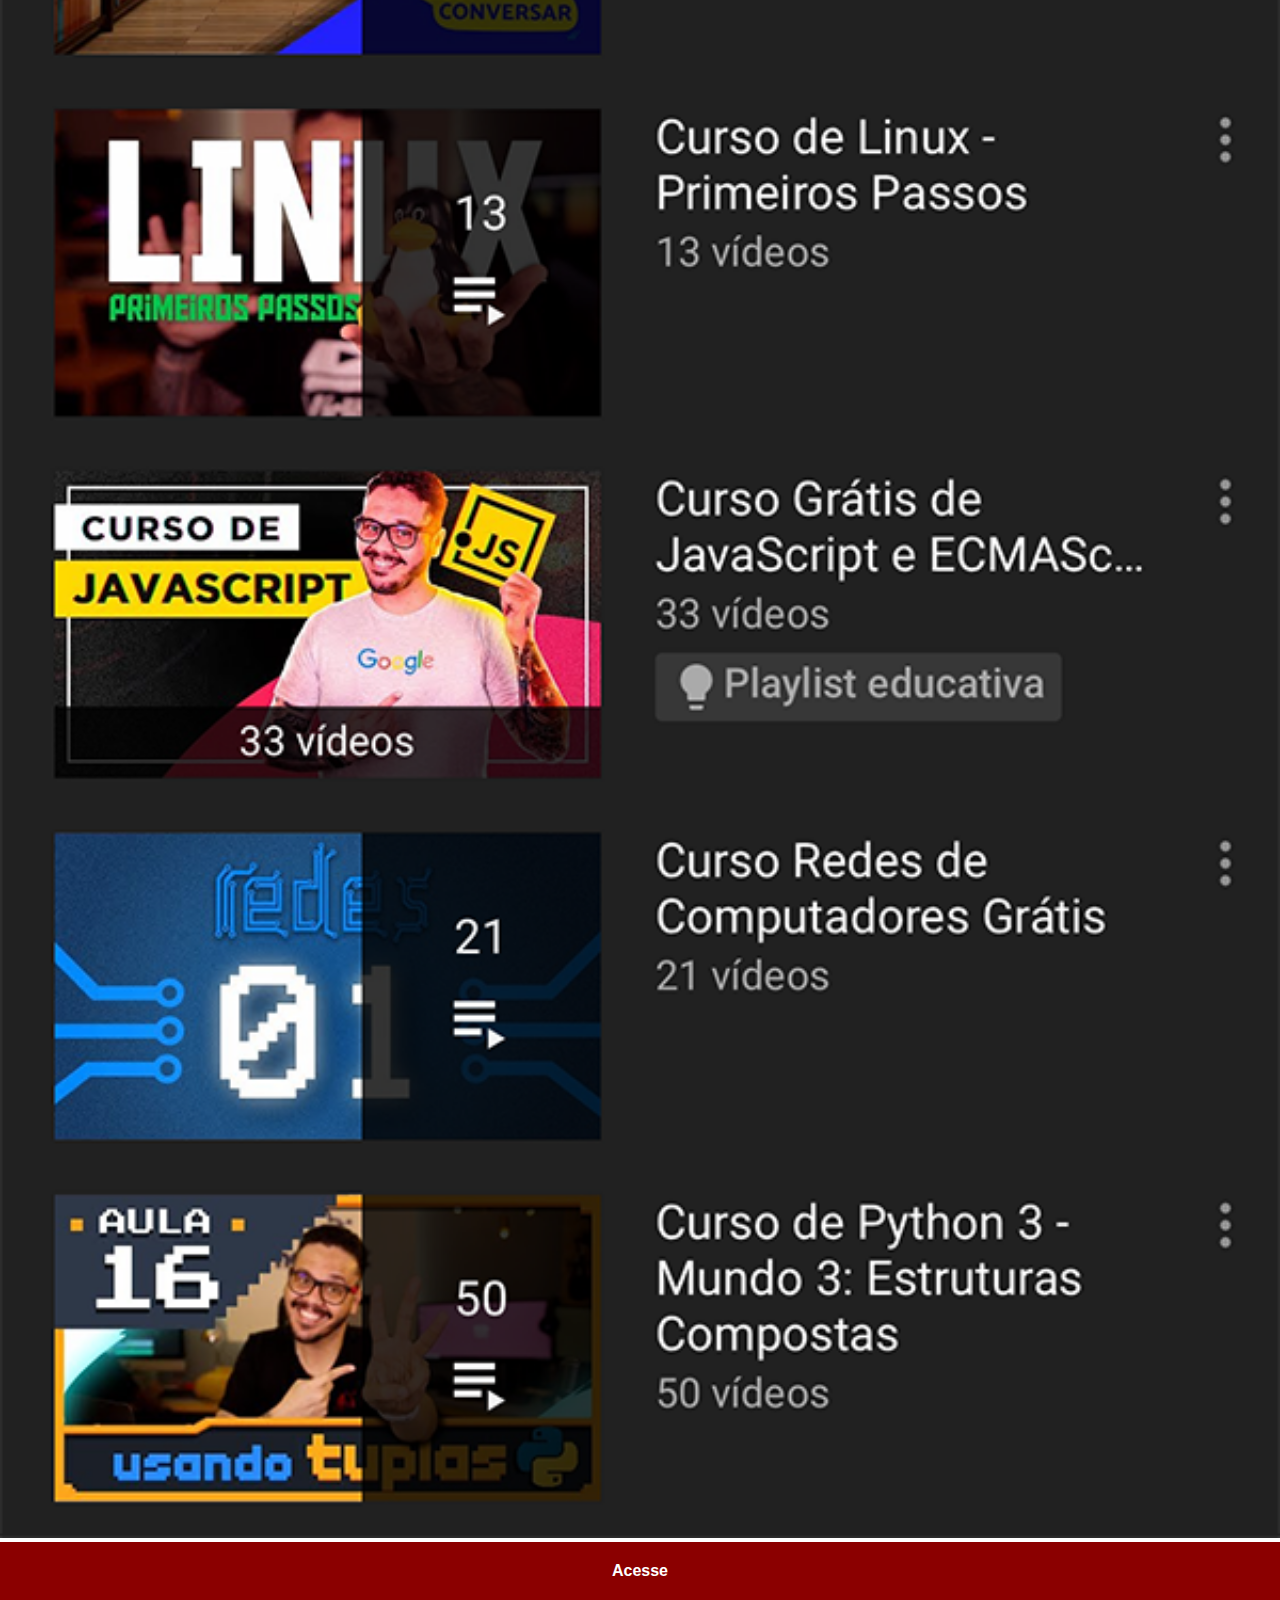
<file: youtube.html>
<!DOCTYPE html>
<html lang="pt-br">

<head>
    <meta charset="UTF-8">
    <meta name="viewport" content="width=device-width, initial-scale=1.0">
    <title>YouTube</title>
    <link rel="stylesheet" href="estilos/social.css">
</head>

<body>
    <img src="imagens/tela-youtube.png" alt="Youtube">
    <a href="https://www.youtube.com/@cursoemvideo/playlists" target="_blank">Acesse</a>
</body>

</html>
</file>
<file: estilos/style.css>
@charset "UTF-8";
</file>
<file: estilos/social.css>
@charset "UTF-8";

    * {
        margin: 0px;
        padding: 0px;
        font-family: Arial, Helvetica, sans-serif;
    }

    ::-webkit-scrollbar {
        width: 0px;
        height: 0px;
    }

    img {
        width: 100vw;
    }

    a {
        display: block;
        background-color: darkred;
        color: white;
        padding: 20px;
        text-align: center;
        font-weight: bolder;
        text-decoration: none;
    }

    a:hover{
        background-color: red;
    }
</file>
